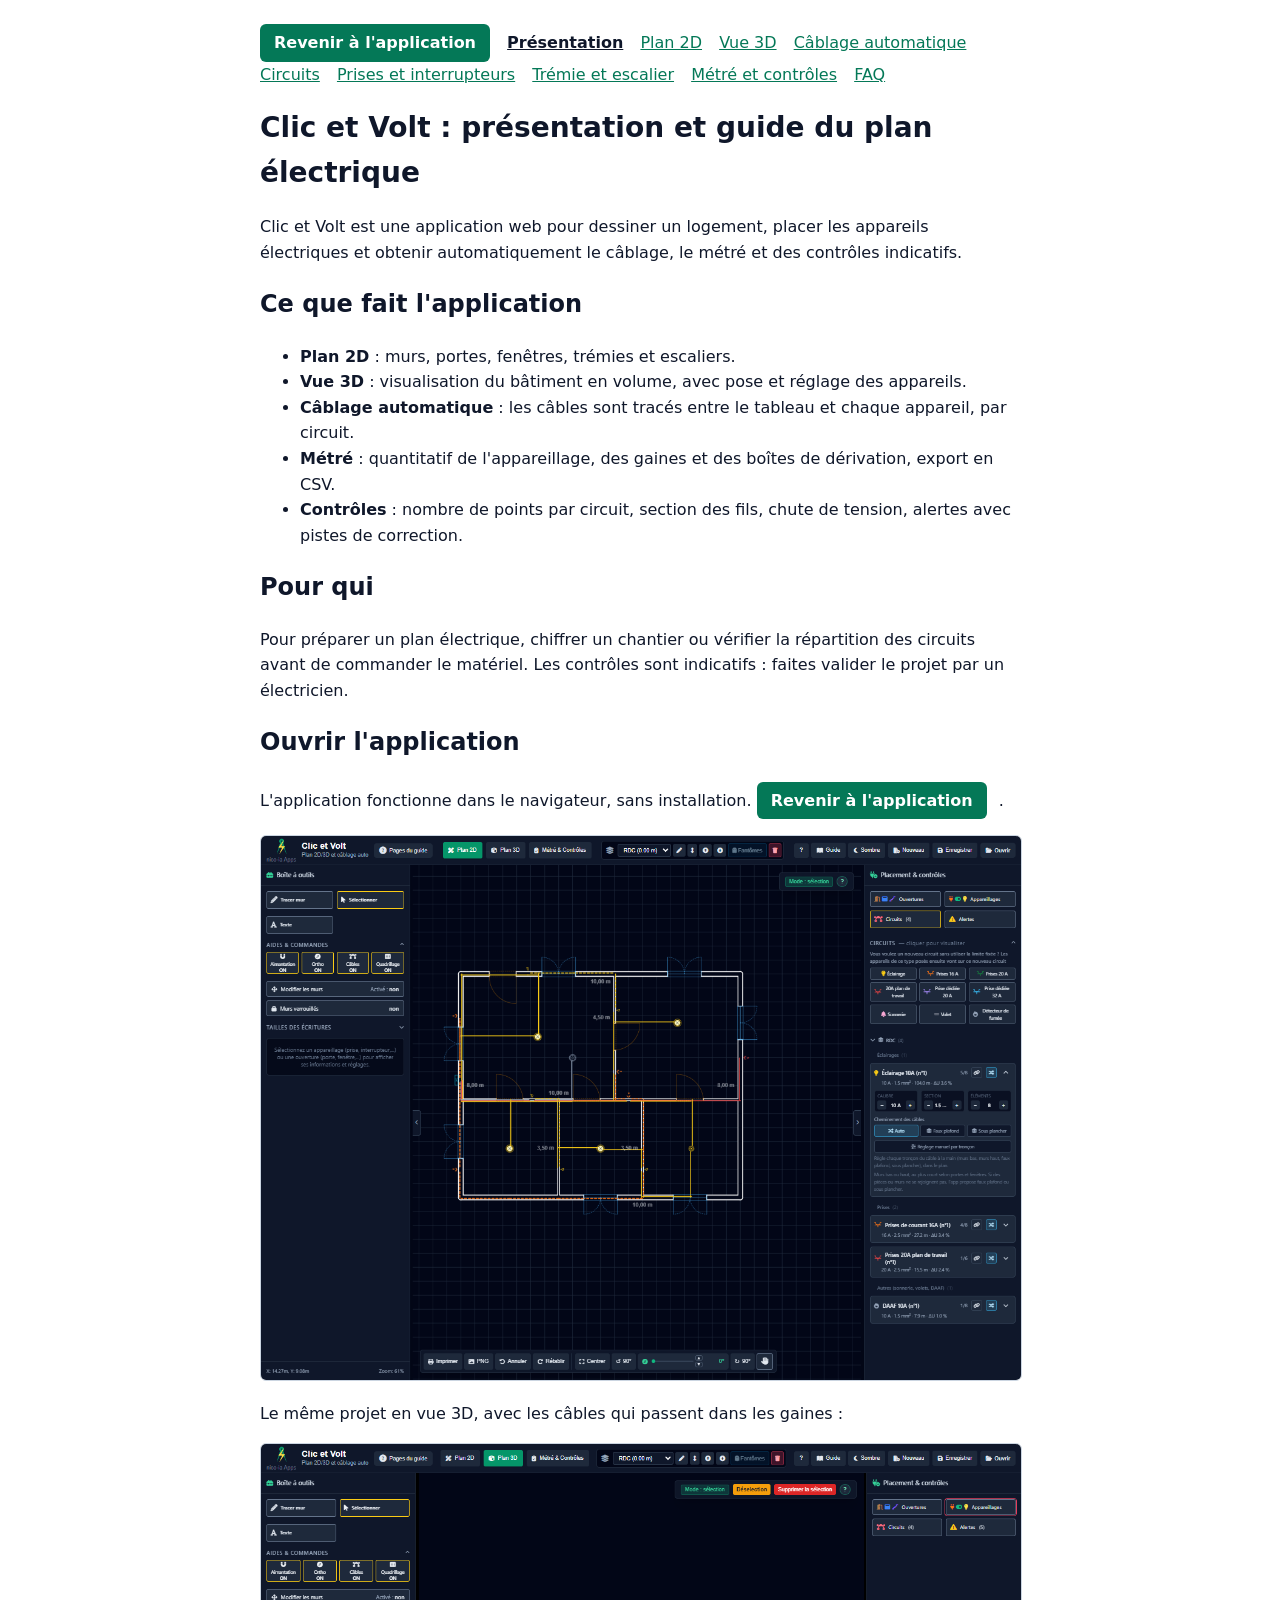
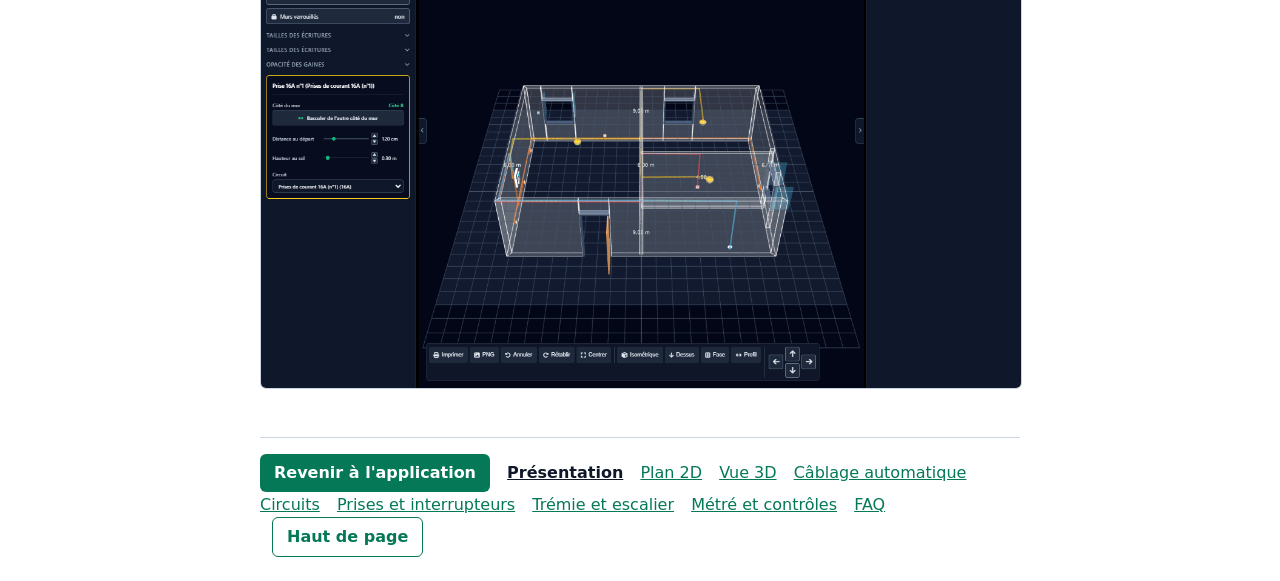
<file: presentation.html>
<!DOCTYPE html>
<html lang="fr">
<head>
  <meta charset="UTF-8">
  <link rel="icon" href="/favicon.svg" type="image/svg+xml">
  <meta name="viewport" content="width=device-width, initial-scale=1.0">
  <title>Clic et Volt : présentation et guide du plan électrique</title>
  <meta name="description" content="Présentation de Clic et Volt, l'application web qui dessine un logement en 2D et 3D et calcule le câblage, le métré et les contrôles par circuit. Pour particuliers et artisans.">
  <link rel="canonical" href="https://clic-et-volt.vercel.app/presentation">
  <meta property="og:type" content="website">
  <meta property="og:title" content="Clic et Volt : présentation et guide du plan électrique">
  <meta property="og:description" content="Présentation de Clic et Volt, l’application web qui dessine un logement en 2D et 3D et calcule le câblage, le métré et les contrôles par circuit. Pour particuliers et artisans.">
  <meta name="robots" content="index, follow">
  <style>
    body { font-family: system-ui, sans-serif; max-width: 760px; margin: 0 auto; padding: 24px; line-height: 1.6; color: #0f172a; }
    h1 { font-size: 28px; }
    a { color: #047857; }
    nav a { margin-right: 12px; }
    .btn-app { display: inline-block; margin-right: 12px; padding: 6px 14px; border-radius: 6px; background: #047857; color: #fff; text-decoration: none; font-weight: 600; }
    .btn-app:hover { background: #065f46; color: #fff; }
    nav a[aria-current="page"] { color: #0f172a; font-weight: 700; text-decoration: underline; }
    nav.bas { margin-top: 48px; padding-top: 16px; border-top: 1px solid #cbd5e1; }
    .btn-haut { display: inline-block; margin-left: 12px; padding: 6px 14px; border: 1px solid #047857; border-radius: 6px; color: #047857; text-decoration: none; font-weight: 600; }
    .guide-shot { display: block; max-width: 100%; margin: 12px 0 20px; border: 1px solid #cbd5e1; border-radius: 6px; }
  </style>
</head>
<body>
  <nav>
    <a href="/" class="btn-app">Revenir à l'application</a>
    <a href="/presentation" aria-current="page">Présentation</a>
    <a href="/guide/plan-2d">Plan 2D</a>
    <a href="/guide/vue-3d">Vue 3D</a>
    <a href="/guide/cablage-automatique">Câblage automatique</a>
    <a href="/guide/circuits">Circuits</a>
    <a href="/guide/prises-interrupteurs">Prises et interrupteurs</a>
    <a href="/guide/tremie-escalier">Trémie et escalier</a>
    <a href="/guide/metre-controles">Métré et contrôles</a>
    <a href="/guide/faq">FAQ</a>
  </nav>
  <main>
    <h1>Clic et Volt : présentation et guide du plan électrique</h1>
    <p>Clic et Volt est une application web pour dessiner un logement, placer les appareils électriques et obtenir automatiquement le câblage, le métré et des contrôles indicatifs.</p>

    <h2>Ce que fait l'application</h2>
    <ul>
      <li><strong>Plan 2D</strong> : murs, portes, fenêtres, trémies et escaliers.</li>
      <li><strong>Vue 3D</strong> : visualisation du bâtiment en volume, avec pose et réglage des appareils.</li>
      <li><strong>Câblage automatique</strong> : les câbles sont tracés entre le tableau et chaque appareil, par circuit.</li>
      <li><strong>Métré</strong> : quantitatif de l'appareillage, des gaines et des boîtes de dérivation, export en CSV.</li>
      <li><strong>Contrôles</strong> : nombre de points par circuit, section des fils, chute de tension, alertes avec pistes de correction.</li>
    </ul>

    <h2>Pour qui</h2>
    <p>Pour préparer un plan électrique, chiffrer un chantier ou vérifier la répartition des circuits avant de commander le matériel. Les contrôles sont indicatifs : faites valider le projet par un électricien.</p>

    <h2>Ouvrir l'application</h2>
    <p>L'application fonctionne dans le navigateur, sans installation. <a href="/" class="btn-app">Revenir à l'application</a>.</p>
    <img class="guide-shot" src="/guide/img/app-apercu.png" alt="Vue d'ensemble de Clic et Volt : plan 2D de la maison d'exemple, avec la barre d'outils du haut, la barre du bas et le panneau de placement à droite">
    <p>Le même projet en vue 3D, avec les câbles qui passent dans les gaines :</p>
    <img class="guide-shot" src="/guide/img/app-apercu-3d.png" alt="Vue 3D de la maison d'exemple : bâtiment en volume avec les câbles, et le panneau de gauche d'une prise sélectionnée">
  </main>

  <nav class="bas">
    <a href="/" class="btn-app">Revenir à l'application</a>
    <a href="/presentation" aria-current="page">Présentation</a>
    <a href="/guide/plan-2d">Plan 2D</a>
    <a href="/guide/vue-3d">Vue 3D</a>
    <a href="/guide/cablage-automatique">Câblage automatique</a>
    <a href="/guide/circuits">Circuits</a>
    <a href="/guide/prises-interrupteurs">Prises et interrupteurs</a>
    <a href="/guide/tremie-escalier">Trémie et escalier</a>
    <a href="/guide/metre-controles">Métré et contrôles</a>
    <a href="/guide/faq">FAQ</a>
    <a href="#" class="btn-haut">Haut de page</a>
  </nav>
<script src="/js/guide-links.js" defer></script>
</body>
</html>
</file>
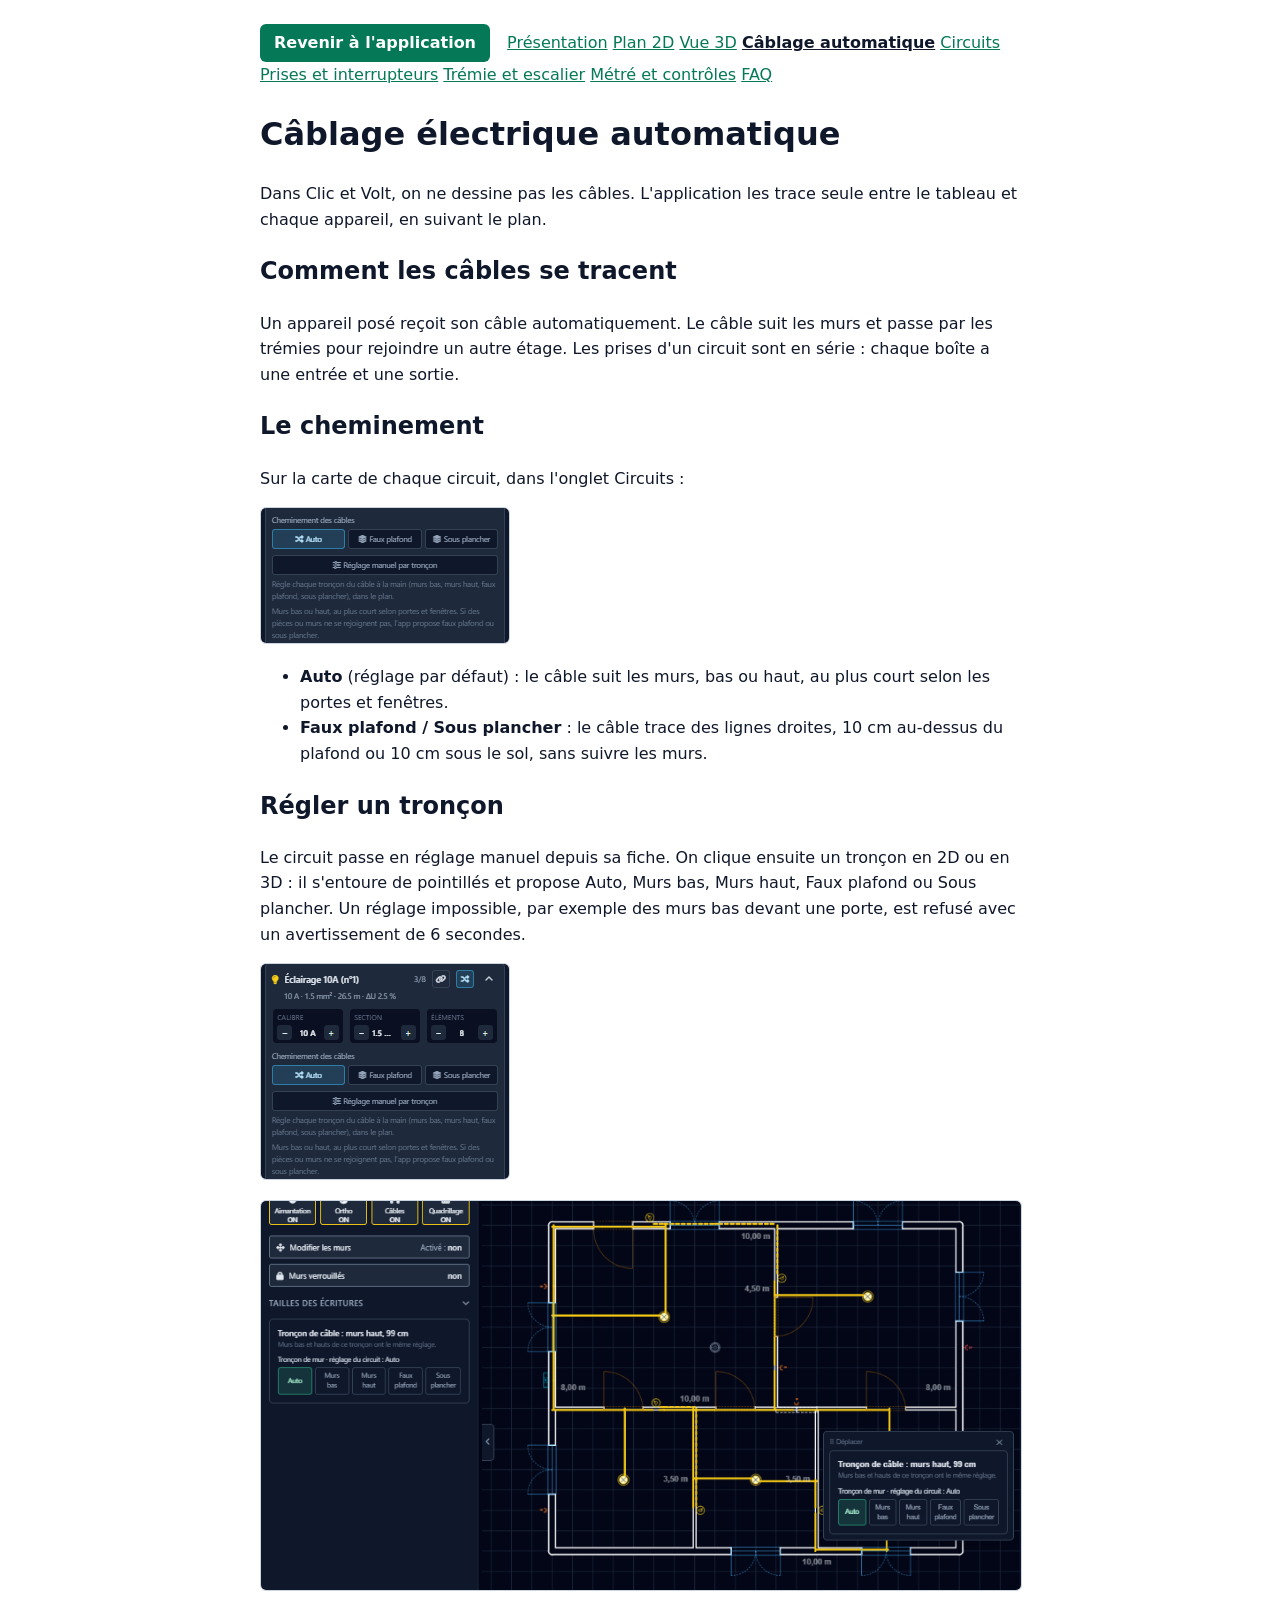
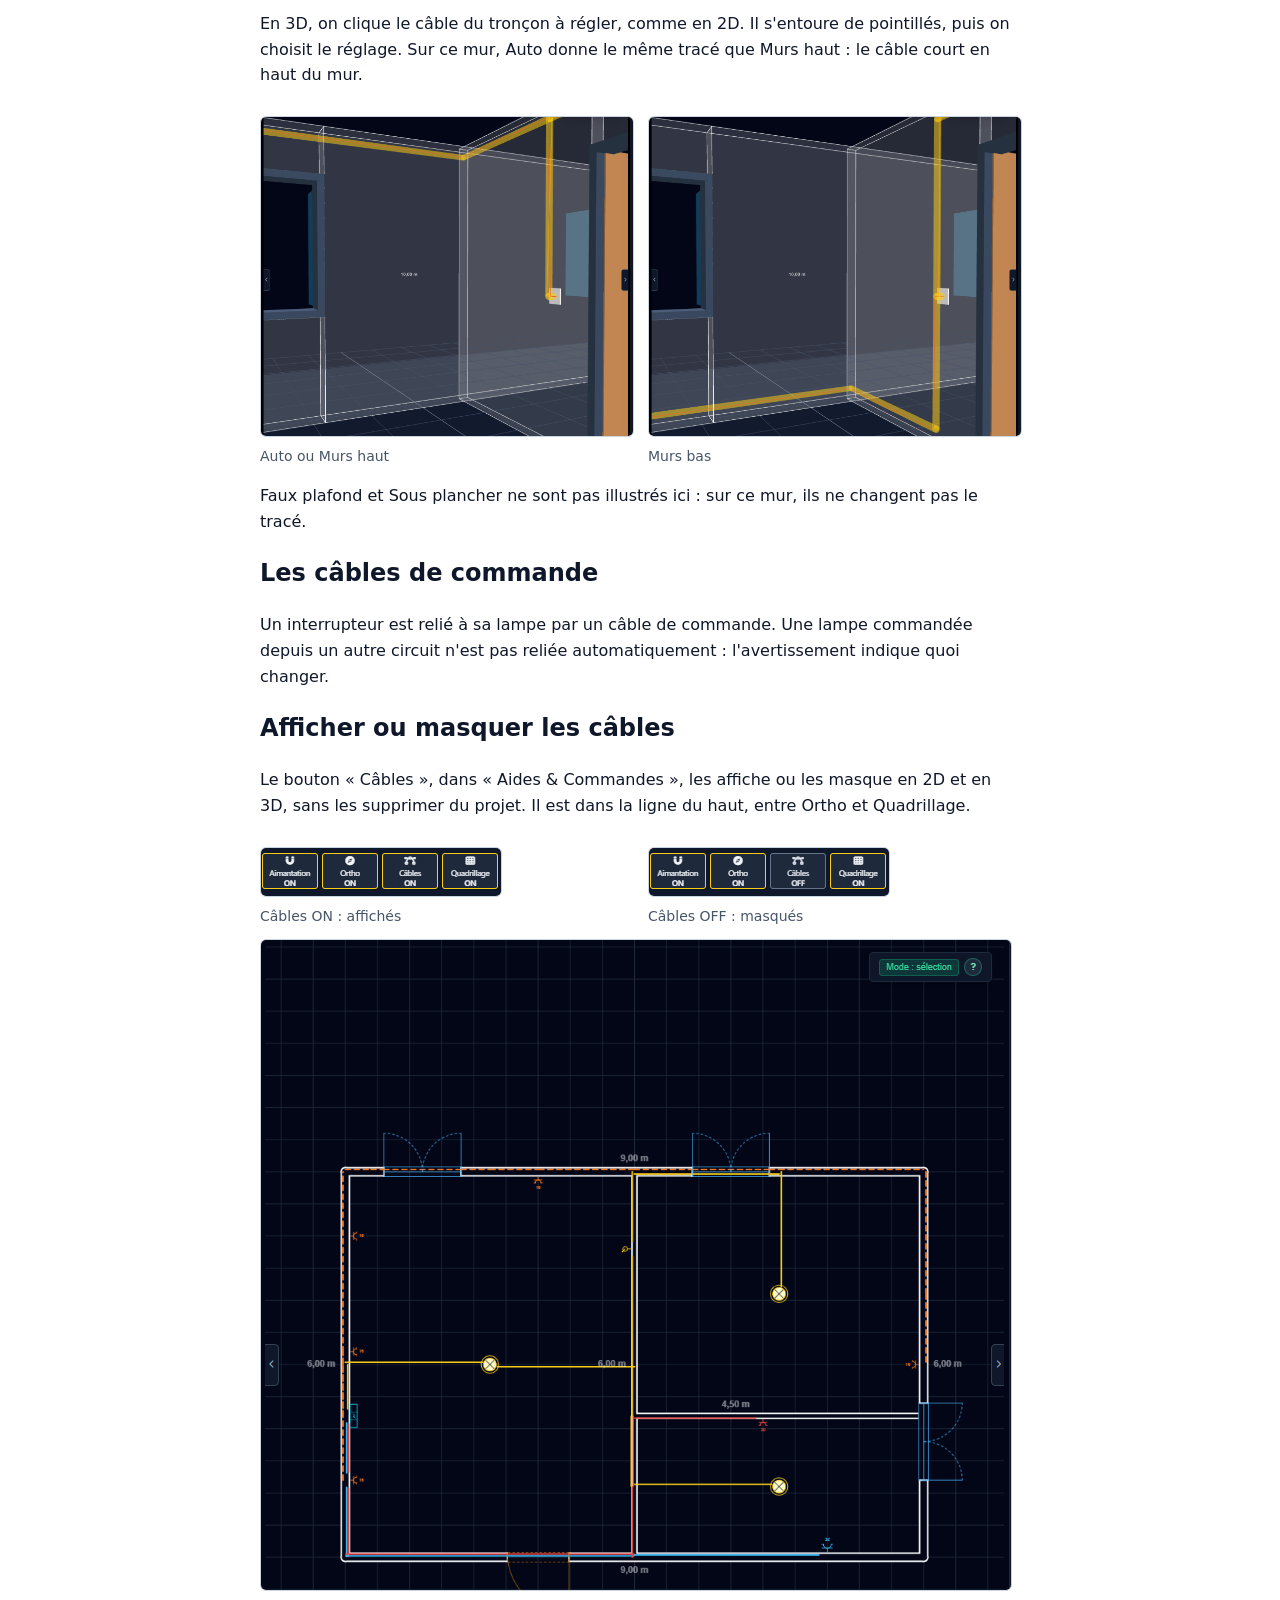
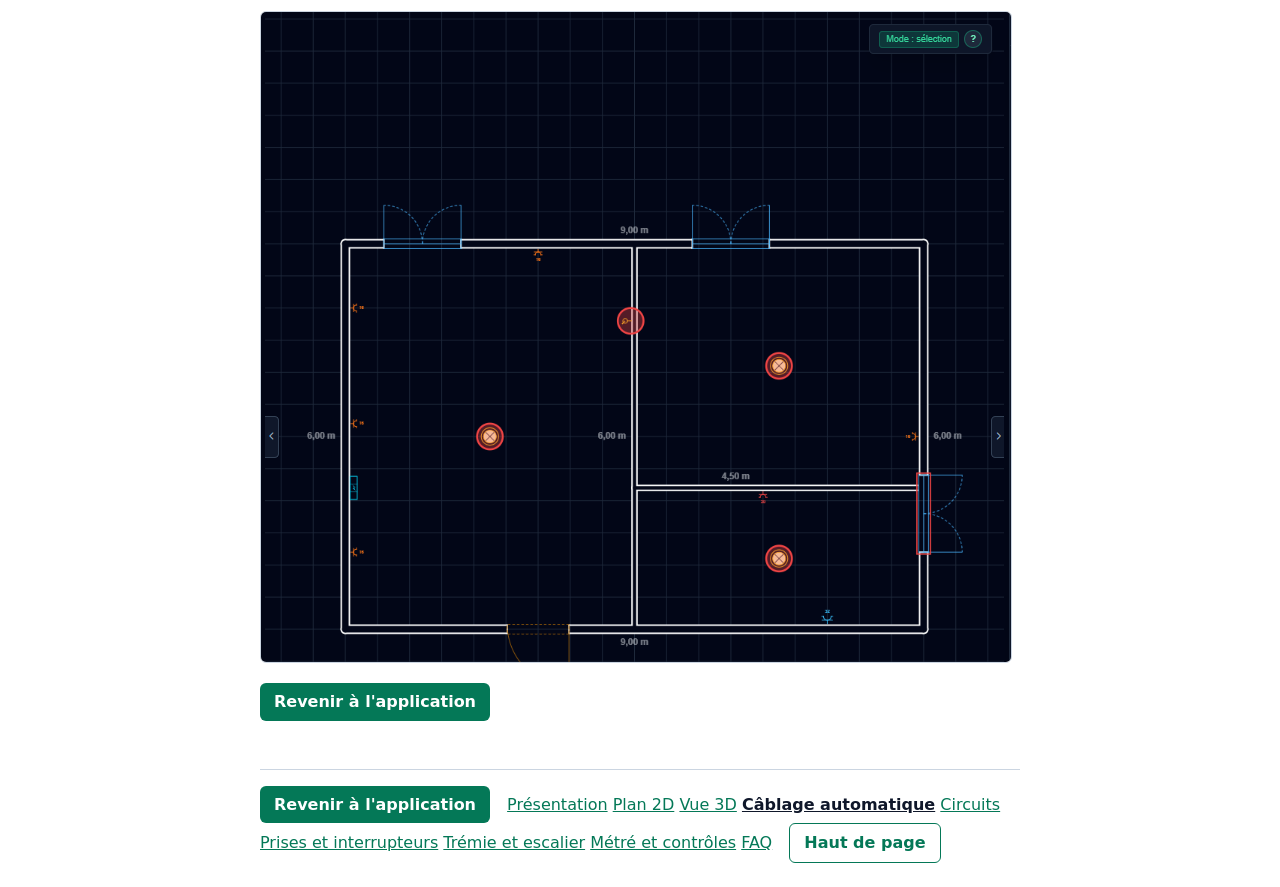
<file: guide/cablage-automatique.html>
<!DOCTYPE html>
<html lang="fr">
<head>
  <meta charset="UTF-8">
  <link rel="icon" href="/favicon.svg" type="image/svg+xml">
  <meta name="viewport" content="width=device-width, initial-scale=1.0">
  <title>Câblage électrique automatique : tracé des câbles | Clic et Volt</title>
  <meta name="description" content="Le câblage automatique de Clic et Volt : les câbles se tracent entre le tableau et chaque appareil, avec un cheminement Auto, faux plafond ou sous plancher.">
  <link rel="canonical" href="https://clic-et-volt.vercel.app/guide/cablage-automatique">
  <meta name="robots" content="index, follow">
  <style>
    body { font-family: system-ui, sans-serif; max-width: 760px; margin: 0 auto; padding: 24px; line-height: 1.6; color: #0f172a; }
    a { color: #047857; }
    .btn-app { display: inline-block; margin-right: 12px; padding: 6px 14px; border-radius: 6px; background: #047857; color: #fff; text-decoration: none; font-weight: 600; }
    .btn-app:hover { background: #065f46; color: #fff; }
    nav a[aria-current="page"] { color: #0f172a; font-weight: 700; text-decoration: underline; }
    nav.bas { margin-top: 48px; padding-top: 16px; border-top: 1px solid #cbd5e1; }
    .btn-haut { display: inline-block; margin-left: 12px; padding: 6px 14px; border: 1px solid #047857; border-radius: 6px; color: #047857; text-decoration: none; font-weight: 600; }
    .guide-shot { display: block; max-width: 100%; margin: 12px 0 20px; border: 1px solid #cbd5e1; border-radius: 6px; }
    .minis { display: flex; flex-wrap: wrap; gap: 16px; }
    .minis figure { margin: 0; flex: 1 1 280px; }
    .minis figcaption { font-size: 14px; color: #475569; margin-top: -12px; }
  </style>
</head>
<body>

  <nav>
    <a href="/" class="btn-app">Revenir à l'application</a>
    <a href="/presentation">Présentation</a>
    <a href="/guide/plan-2d">Plan 2D</a>
    <a href="/guide/vue-3d">Vue 3D</a>
    <a href="/guide/cablage-automatique" aria-current="page">Câblage automatique</a>
    <a href="/guide/circuits">Circuits</a>
    <a href="/guide/prises-interrupteurs">Prises et interrupteurs</a>
    <a href="/guide/tremie-escalier">Trémie et escalier</a>
    <a href="/guide/metre-controles">Métré et contrôles</a>
    <a href="/guide/faq">FAQ</a>
  </nav>

    <main>
    <h1>Câblage électrique automatique</h1>
    <p>Dans Clic et Volt, on ne dessine pas les câbles. L'application les trace seule entre le tableau et chaque appareil, en suivant le plan.</p>

    <h2>Comment les câbles se tracent</h2>
    <p>Un appareil posé reçoit son câble automatiquement. Le câble suit les murs et passe par les trémies pour rejoindre un autre étage. Les prises d'un circuit sont en série : chaque boîte a une entrée et une sortie.</p>

    <h2>Le cheminement</h2>
    <p>Sur la carte de chaque circuit, dans l'onglet Circuits :</p>
    <img class="guide-shot" src="/guide/img/cablage-auto-apercu.png" alt="Carte du circuit Éclairage 10 A dans l'onglet Circuits, dépliée : la ligne Cheminement des câbles propose Auto, Faux plafond et Sous plancher, avec le bouton Réglage manuel par tronçon en dessous">
    <ul>
      <li><strong>Auto</strong> (réglage par défaut) : le câble suit les murs, bas ou haut, au plus court selon les portes et fenêtres.</li>
      <li><strong>Faux plafond / Sous plancher</strong> : le câble trace des lignes droites, 10 cm au-dessus du plafond ou 10 cm sous le sol, sans suivre les murs.</li>
    </ul>

    <h2>Régler un tronçon</h2>
    <p>Le circuit passe en réglage manuel depuis sa fiche. On clique ensuite un tronçon en 2D ou en 3D : il s'entoure de pointillés et propose Auto, Murs bas, Murs haut, Faux plafond ou Sous plancher. Un réglage impossible, par exemple des murs bas devant une porte, est refusé avec un avertissement de 6 secondes.</p>
    <img class="guide-shot" src="/guide/img/cablage-auto-reglage-troncon.png" alt="Carte du circuit en réglage manuel : le bandeau indique « Actif : cliquez un tronçon » et le bouton Réglage manuel par tronçon est actif">
    <img class="guide-shot" src="/guide/img/troncon-reglage-apercu.png" alt="Tronçon de mur sélectionné dans le plan 2D : le câble est entouré de pointillés, et le panneau de gauche propose Auto, Murs bas, Murs haut, Faux plafond et Sous plancher">

    <p>En 3D, on clique le câble du tronçon à régler, comme en 2D. Il s'entoure de pointillés, puis on choisit le réglage. Sur ce mur, Auto donne le même tracé que Murs haut : le câble court en haut du mur.</p>
    <div class="minis">
      <figure>
        <img class="guide-shot" src="/guide/img/cablage-auto-troncon-3d-haut.png" alt="Vue 3D : tronçon de câble sélectionné (pointillés), réglé Auto ou Murs haut : le câble court sous le plafond du mur, puis redescend vers l'interrupteur">
        <figcaption>Auto ou Murs haut</figcaption>
      </figure>
      <figure>
        <img class="guide-shot" src="/guide/img/cablage-auto-troncon-3d-bas.png" alt="Vue 3D : même tronçon réglé Murs bas : le câble longe le bas du mur au niveau du sol, puis remonte vers l'interrupteur">
        <figcaption>Murs bas</figcaption>
      </figure>
    </div>
    <p>Faux plafond et Sous plancher ne sont pas illustrés ici : sur ce mur, ils ne changent pas le tracé.</p>


    <h2>Les câbles de commande</h2>
    <p>Un interrupteur est relié à sa lampe par un câble de commande. Une lampe commandée depuis un autre circuit n'est pas reliée automatiquement : l'avertissement indique quoi changer.</p>

    <h2>Afficher ou masquer les câbles</h2>
    <p>Le bouton « Câbles », dans « Aides & Commandes », les affiche ou les masque en 2D et en 3D, sans les supprimer du projet. Il est dans la ligne du haut, entre Ortho et Quadrillage.</p>
    <div class="minis">
      <figure>
        <img class="guide-shot" src="/guide/img/cablage-auto-cables-bouton-on.png" alt="Bouton Câbles en ON dans la ligne Aides & Commandes, entre Ortho et Quadrillage">
        <figcaption>Câbles ON : affichés</figcaption>
      </figure>
      <figure>
        <img class="guide-shot" src="/guide/img/cablage-auto-cables-bouton-off.png" alt="Bouton Câbles en OFF dans la ligne Aides & Commandes : les câbles sont masqués">
        <figcaption>Câbles OFF : masqués</figcaption>
      </figure>
    </div>
    <img class="guide-shot" src="/guide/img/cables-2d-actifs.png" alt="Plan 2D avec le bouton Câbles en ON : les câbles colorés relient le tableau et les appareils">
    <img class="guide-shot" src="/guide/img/cables-2d-masques.png" alt="Même plan 2D avec le bouton Câbles en OFF : les câbles sont masqués, les appareils restent visibles">

    <p><a href="/" class="btn-app">Revenir à l'application</a></p>
  </main>

  <nav class="bas">
    <a href="/" class="btn-app">Revenir à l'application</a>
    <a href="/presentation">Présentation</a>
    <a href="/guide/plan-2d">Plan 2D</a>
    <a href="/guide/vue-3d">Vue 3D</a>
    <a href="/guide/cablage-automatique" aria-current="page">Câblage automatique</a>
    <a href="/guide/circuits">Circuits</a>
    <a href="/guide/prises-interrupteurs">Prises et interrupteurs</a>
    <a href="/guide/tremie-escalier">Trémie et escalier</a>
    <a href="/guide/metre-controles">Métré et contrôles</a>
    <a href="/guide/faq">FAQ</a>
    <a href="#" class="btn-haut">Haut de page</a>
  </nav>
<script src="/js/guide-links.js" defer></script>
</body>
</html>
</file>
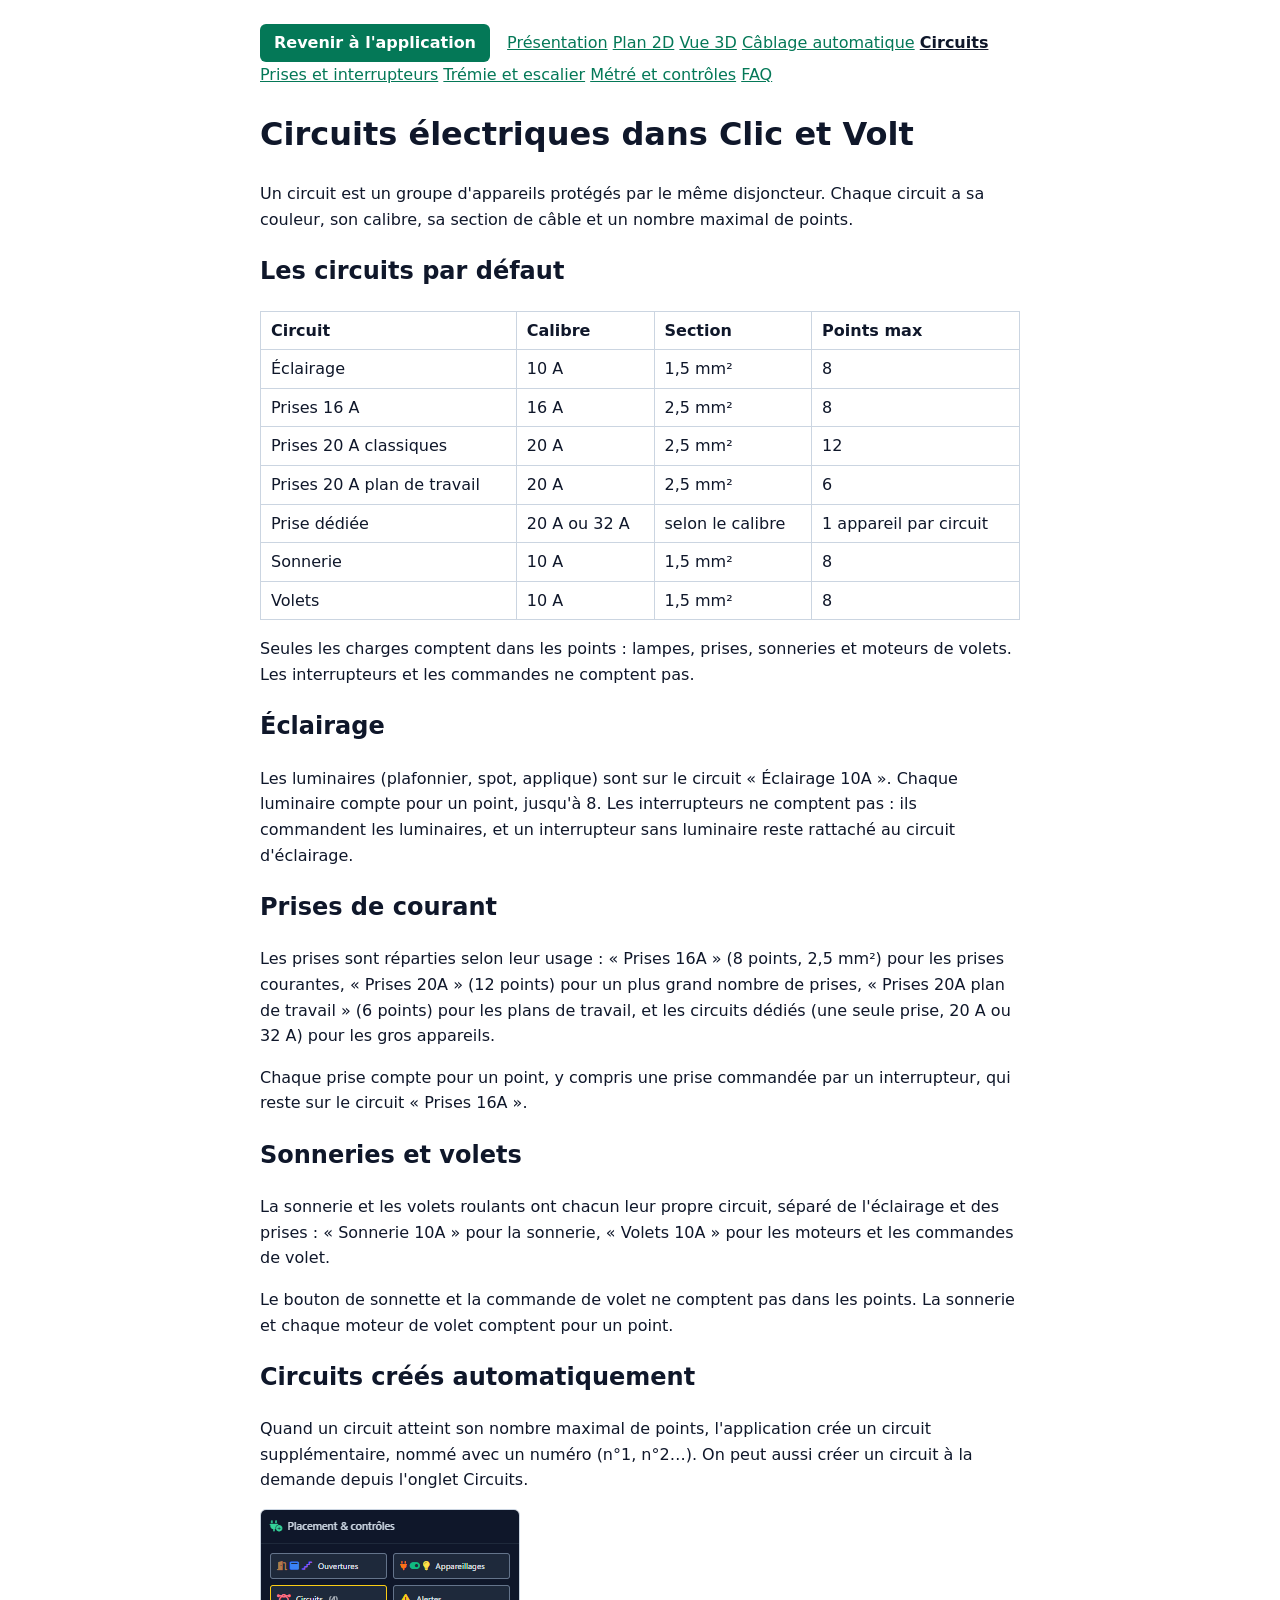
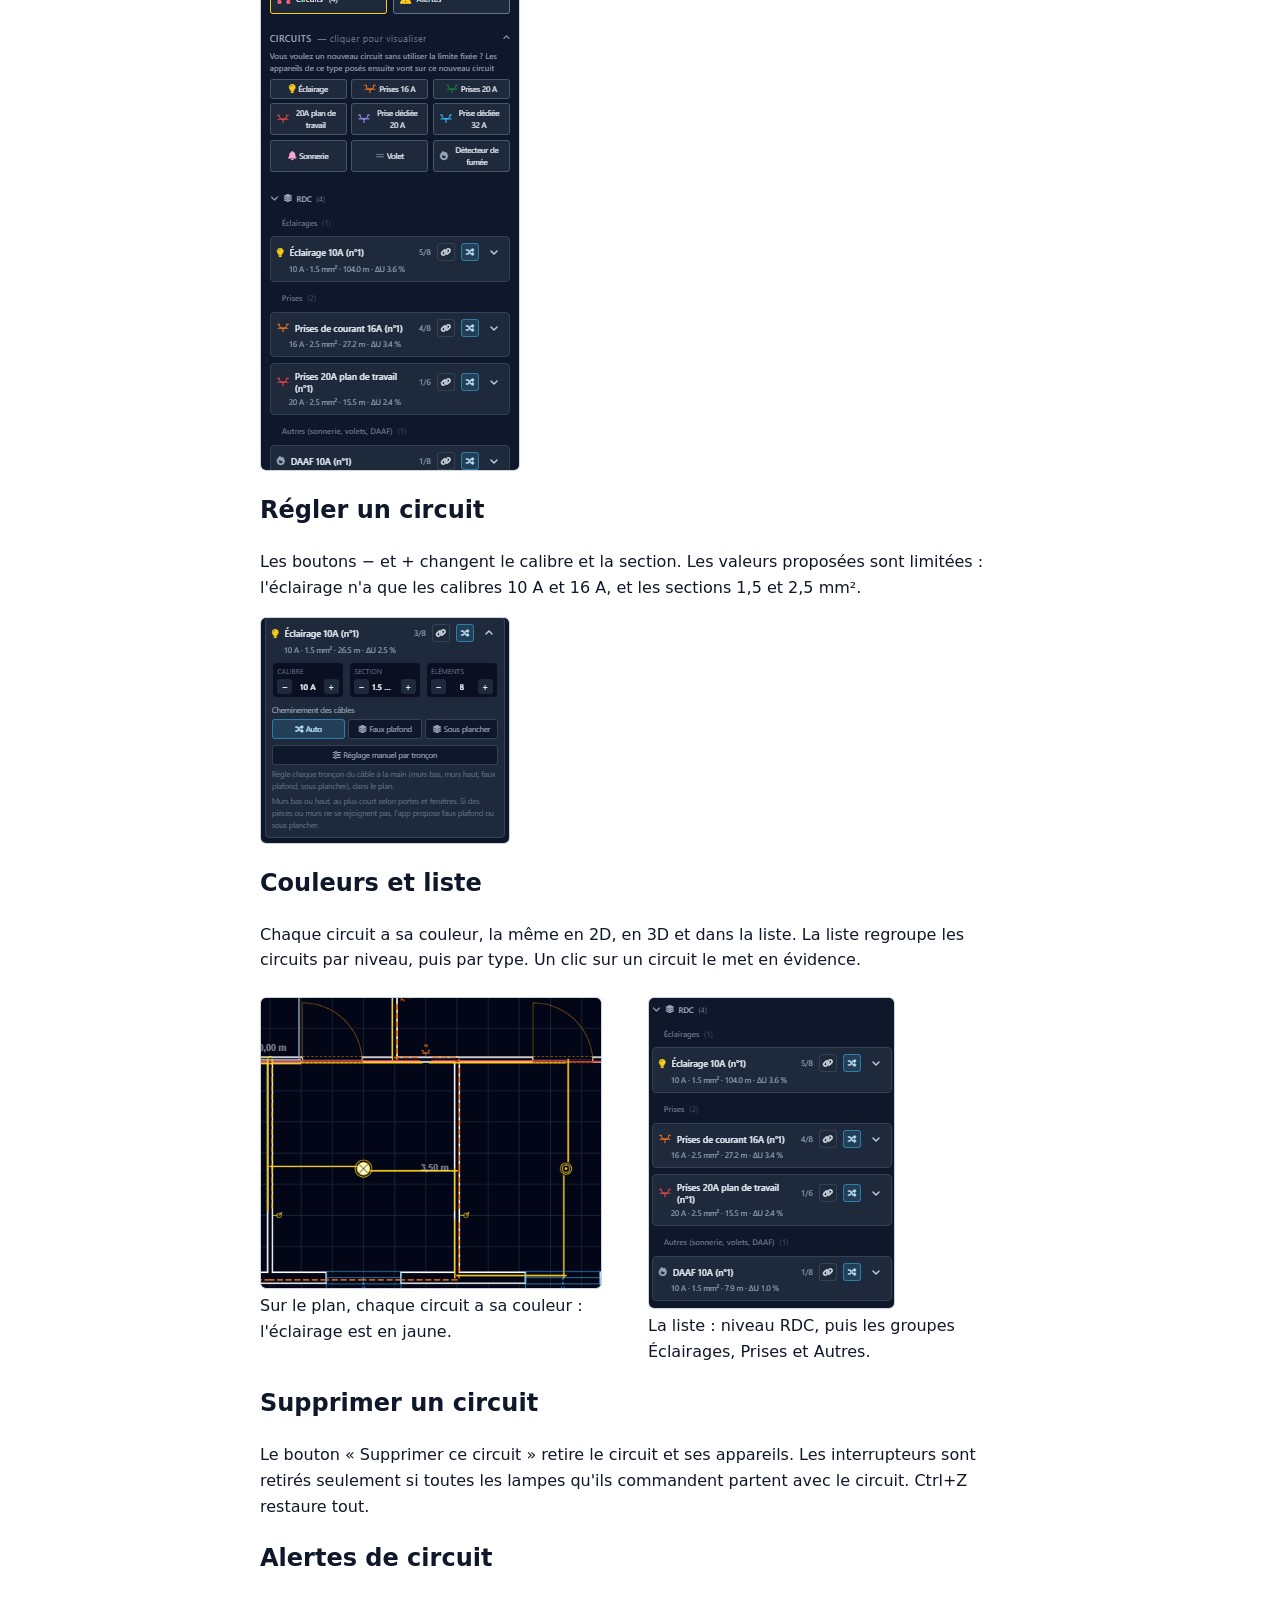
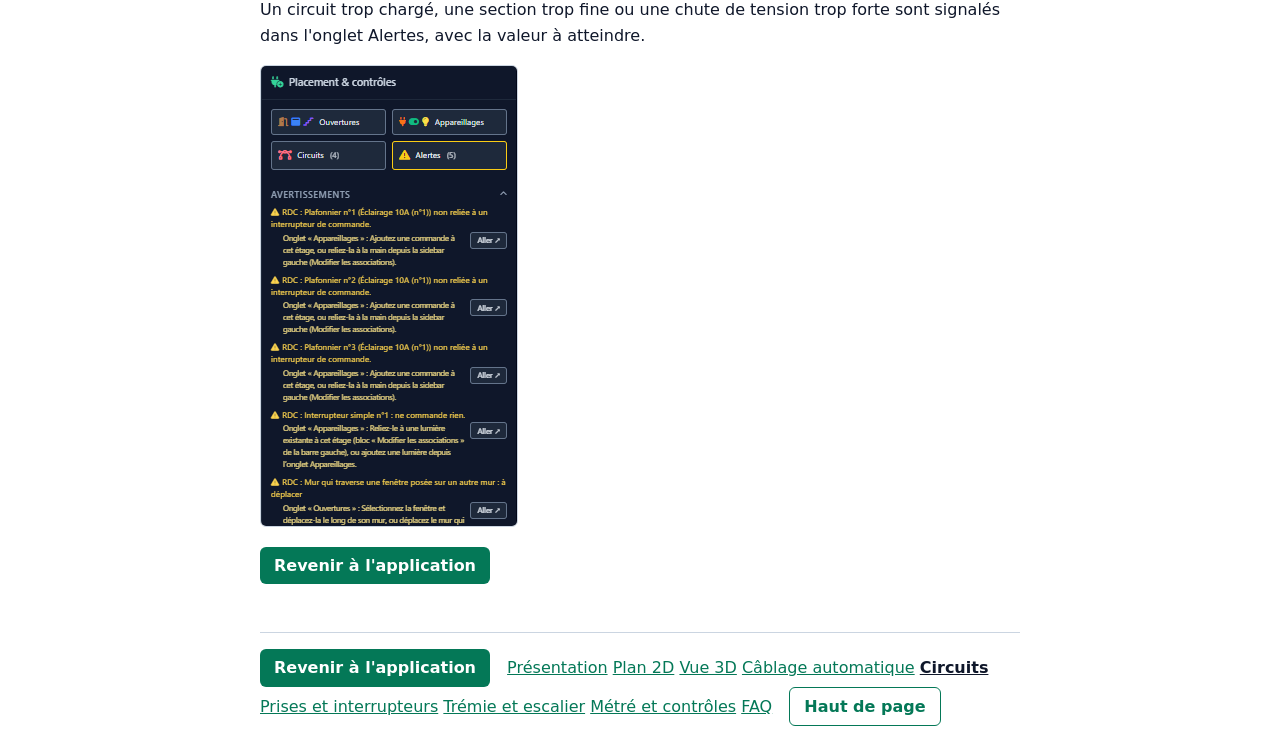
<file: guide/circuits.html>
<!DOCTYPE html>
<html lang="fr">
<head>
  <meta charset="UTF-8">
  <link rel="icon" href="/favicon.svg" type="image/svg+xml">
  <meta name="viewport" content="width=device-width, initial-scale=1.0">
  <title>Circuits électriques : calibres, sections et points | Clic et Volt</title>
  <meta name="description" content="Les circuits dans Clic et Volt : couleurs, calibres, sections de câble, nombre maximal de points et circuits créés automatiquement.">
  <link rel="canonical" href="https://clic-et-volt.vercel.app/guide/circuits">
  <meta name="robots" content="index, follow">
  <style>
    body { font-family: system-ui, sans-serif; max-width: 760px; margin: 0 auto; padding: 24px; line-height: 1.6; color: #0f172a; }
    table { border-collapse: collapse; width: 100%; }
    th, td { border: 1px solid #cbd5e1; padding: 6px 10px; text-align: left; }
    a { color: #047857; }
    .btn-app { display: inline-block; margin-right: 12px; padding: 6px 14px; border-radius: 6px; background: #047857; color: #fff; text-decoration: none; font-weight: 600; }
    .btn-app:hover { background: #065f46; color: #fff; }
    nav a[aria-current="page"] { color: #0f172a; font-weight: 700; text-decoration: underline; }
    nav.bas { margin-top: 48px; padding-top: 16px; border-top: 1px solid #cbd5e1; }
    .btn-haut { display: inline-block; margin-left: 12px; padding: 6px 14px; border: 1px solid #047857; border-radius: 6px; color: #047857; text-decoration: none; font-weight: 600; }
    .guide-shot { display: block; max-width: 100%; margin: 12px 0 20px; border: 1px solid #cbd5e1; border-radius: 6px; }
    .minis { display: flex; flex-wrap: wrap; gap: 16px; align-items: flex-start; }
    .minis figure { margin: 0; flex: 1 1 240px; }
    .minis .guide-shot { margin: 8px 0 4px; }
  </style>
</head>
<body>

  <nav>
    <a href="/" class="btn-app">Revenir à l'application</a>
    <a href="/presentation">Présentation</a>
    <a href="/guide/plan-2d">Plan 2D</a>
    <a href="/guide/vue-3d">Vue 3D</a>
    <a href="/guide/cablage-automatique">Câblage automatique</a>
    <a href="/guide/circuits" aria-current="page">Circuits</a>
    <a href="/guide/prises-interrupteurs">Prises et interrupteurs</a>
    <a href="/guide/tremie-escalier">Trémie et escalier</a>
    <a href="/guide/metre-controles">Métré et contrôles</a>
    <a href="/guide/faq">FAQ</a>
  </nav>

  <main>
    <h1>Circuits électriques dans Clic et Volt</h1>
    <p>Un circuit est un groupe d'appareils protégés par le même disjoncteur. Chaque circuit a sa couleur, son calibre, sa section de câble et un nombre maximal de points.</p>

    <h2>Les circuits par défaut</h2>
    <table>
      <tr><th>Circuit</th><th>Calibre</th><th>Section</th><th>Points max</th></tr>
      <tr><td>Éclairage</td><td>10 A</td><td>1,5 mm²</td><td>8</td></tr>
      <tr><td>Prises 16 A</td><td>16 A</td><td>2,5 mm²</td><td>8</td></tr>
      <tr><td>Prises 20 A classiques</td><td>20 A</td><td>2,5 mm²</td><td>12</td></tr>
      <tr><td>Prises 20 A plan de travail</td><td>20 A</td><td>2,5 mm²</td><td>6</td></tr>
      <tr><td>Prise dédiée</td><td>20 A ou 32 A</td><td>selon le calibre</td><td>1 appareil par circuit</td></tr>
      <tr><td>Sonnerie</td><td>10 A</td><td>1,5 mm²</td><td>8</td></tr>
      <tr><td>Volets</td><td>10 A</td><td>1,5 mm²</td><td>8</td></tr>
    </table>
    <p>Seules les charges comptent dans les points : lampes, prises, sonneries et moteurs de volets. Les interrupteurs et les commandes ne comptent pas.</p>

    <h2>Éclairage</h2>
    <p>Les luminaires (plafonnier, spot, applique) sont sur le circuit « Éclairage 10A ». Chaque luminaire compte pour un point, jusqu'à 8. Les interrupteurs ne comptent pas : ils commandent les luminaires, et un interrupteur sans luminaire reste rattaché au circuit d'éclairage.</p>

    <h2>Prises de courant</h2>
    <p>Les prises sont réparties selon leur usage : « Prises 16A » (8 points, 2,5 mm²) pour les prises courantes, « Prises 20A » (12 points) pour un plus grand nombre de prises, « Prises 20A plan de travail » (6 points) pour les plans de travail, et les circuits dédiés (une seule prise, 20 A ou 32 A) pour les gros appareils.</p>
    <p>Chaque prise compte pour un point, y compris une prise commandée par un interrupteur, qui reste sur le circuit « Prises 16A ».</p>

    <h2>Sonneries et volets</h2>
    <p>La sonnerie et les volets roulants ont chacun leur propre circuit, séparé de l'éclairage et des prises : « Sonnerie 10A » pour la sonnerie, « Volets 10A » pour les moteurs et les commandes de volet.</p>
    <p>Le bouton de sonnette et la commande de volet ne comptent pas dans les points. La sonnerie et chaque moteur de volet comptent pour un point.</p>

    <h2>Circuits créés automatiquement</h2>
    <p>Quand un circuit atteint son nombre maximal de points, l'application crée un circuit supplémentaire, nommé avec un numéro (n°1, n°2…). On peut aussi créer un circuit à la demande depuis l'onglet Circuits.</p>
    <img class="guide-shot" src="/guide/img/circuits-liste-2d.png" alt="Onglet Circuits de la barre de droite : la grille des circuits à créer (Éclairage, Prises 16 A, Prises 20 A, Sonnerie, Volet, Détecteur de fumée…) et la liste des circuits du RDC en dessous">

    <h2>Régler un circuit</h2>
    <p>Les boutons − et + changent le calibre et la section. Les valeurs proposées sont limitées : l'éclairage n'a que les calibres 10 A et 16 A, et les sections 1,5 et 2,5 mm².</p>
    <img class="guide-shot" src="/guide/img/circuits-carte-eclairage.png" alt="Carte du circuit Éclairage 10 A dépliée : boutons − et + du calibre (10 A) et de la section (1,5 mm²), nombre d'éléments, et réglage du cheminement des câbles">

    <h2>Couleurs et liste</h2>
    <p>Chaque circuit a sa couleur, la même en 2D, en 3D et dans la liste. La liste regroupe les circuits par niveau, puis par type. Un clic sur un circuit le met en évidence.</p>
    <div class="minis">
      <figure>
        <img class="guide-shot" src="/guide/img/circuits-couleurs-plan.png" alt="Plan 2D : le câble de l'éclairage est jaune, avec le symbole des luminaires">
        <figcaption>Sur le plan, chaque circuit a sa couleur : l'éclairage est en jaune.</figcaption>
      </figure>
      <figure>
        <img class="guide-shot" src="/guide/img/circuits-liste-groupes.png" alt="Liste des circuits : groupe RDC, puis sous-groupes Éclairages, Prises et Autres, avec les couleurs de chaque circuit">
        <figcaption>La liste : niveau RDC, puis les groupes Éclairages, Prises et Autres.</figcaption>
      </figure>
    </div>

    <h2>Supprimer un circuit</h2>
    <p>Le bouton « Supprimer ce circuit » retire le circuit et ses appareils. Les interrupteurs sont retirés seulement si toutes les lampes qu'ils commandent partent avec le circuit. Ctrl+Z restaure tout.</p>

    <h2>Alertes de circuit</h2>
    <p>Un circuit trop chargé, une section trop fine ou une chute de tension trop forte sont signalés dans l'onglet Alertes, avec la valeur à atteindre.</p>
    <img class="guide-shot" src="/guide/img/alertes-onglet.png" alt="Onglet Alertes de la barre de droite : liste d'avertissements, par exemple des plafonniers non reliés à un interrupteur de commande, avec un bouton Aller pour chacun">

    <p><a href="/" class="btn-app">Revenir à l'application</a></p>
  </main>

  <nav class="bas">
    <a href="/" class="btn-app">Revenir à l'application</a>
    <a href="/presentation">Présentation</a>
    <a href="/guide/plan-2d">Plan 2D</a>
    <a href="/guide/vue-3d">Vue 3D</a>
    <a href="/guide/cablage-automatique">Câblage automatique</a>
    <a href="/guide/circuits" aria-current="page">Circuits</a>
    <a href="/guide/prises-interrupteurs">Prises et interrupteurs</a>
    <a href="/guide/tremie-escalier">Trémie et escalier</a>
    <a href="/guide/metre-controles">Métré et contrôles</a>
    <a href="/guide/faq">FAQ</a>
    <a href="#" class="btn-haut">Haut de page</a>
  </nav>
<script src="/js/guide-links.js" defer></script>
</body>
</html>
</file>
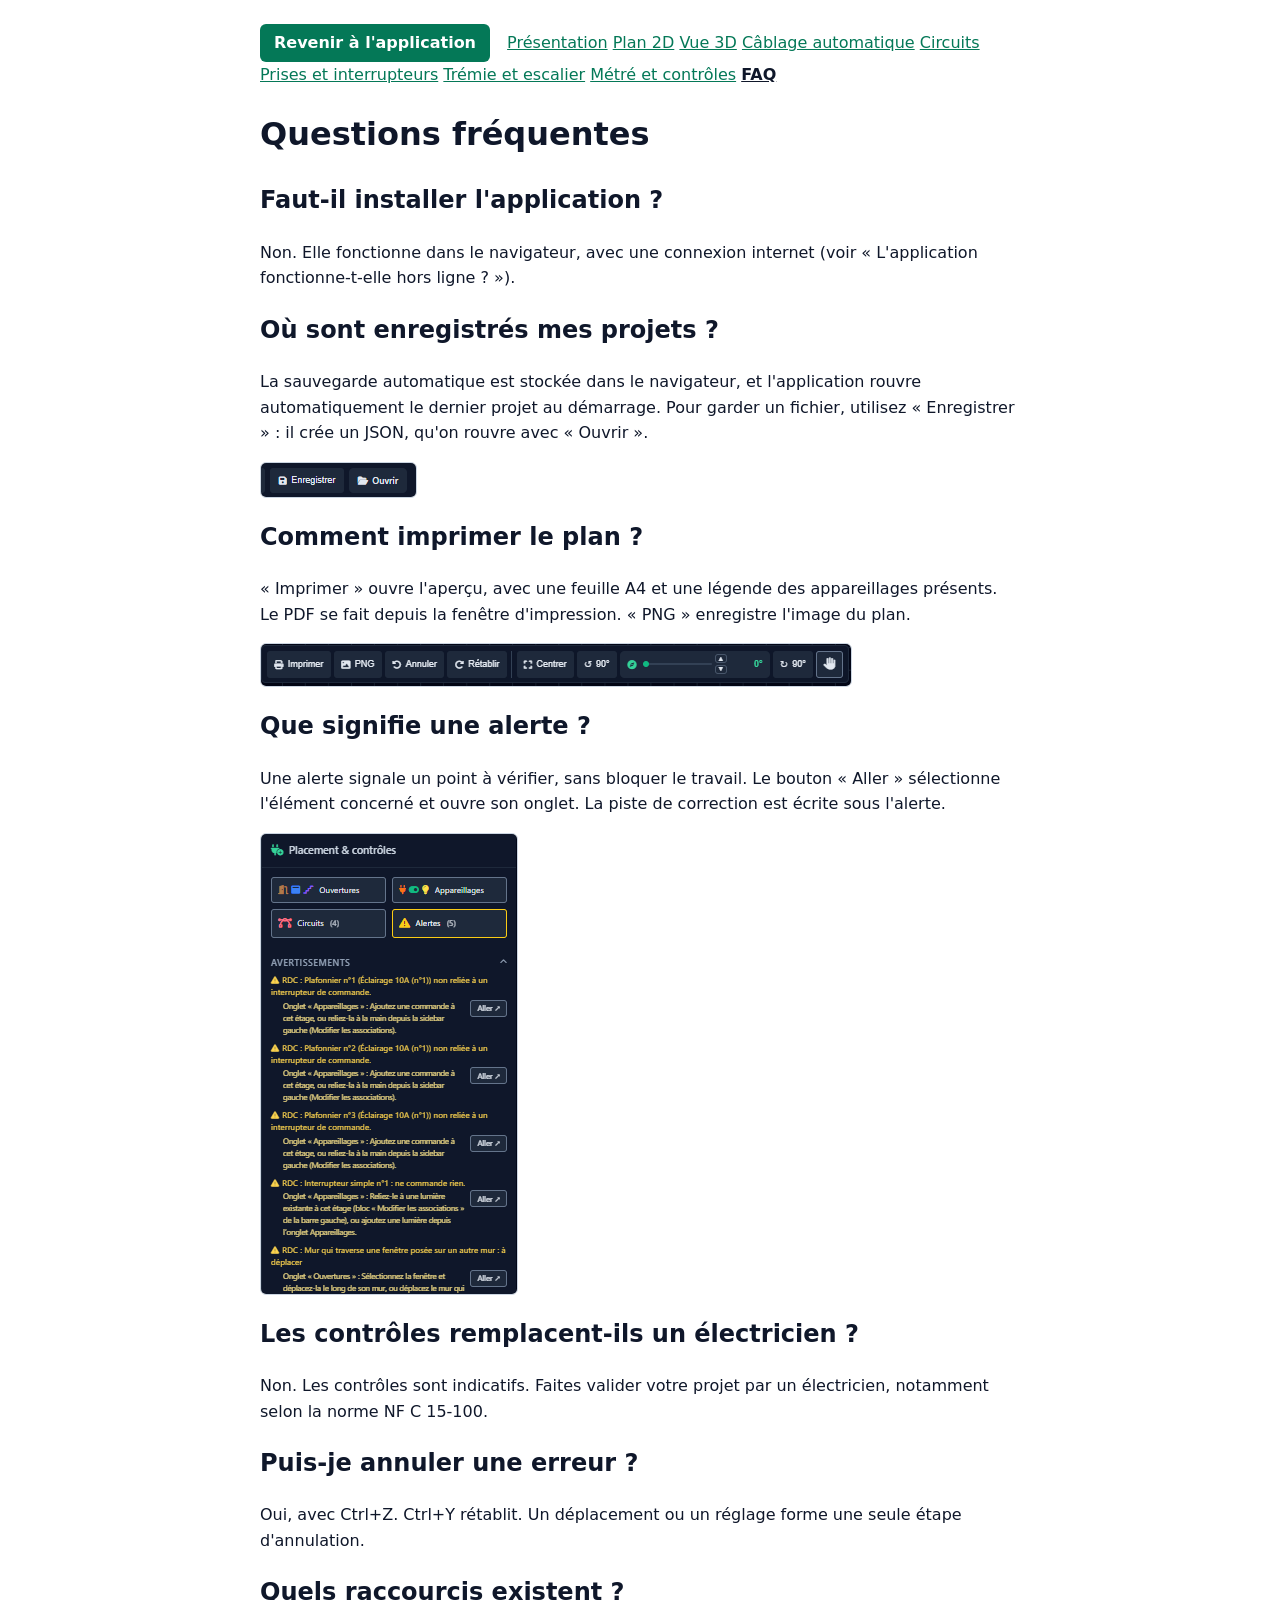
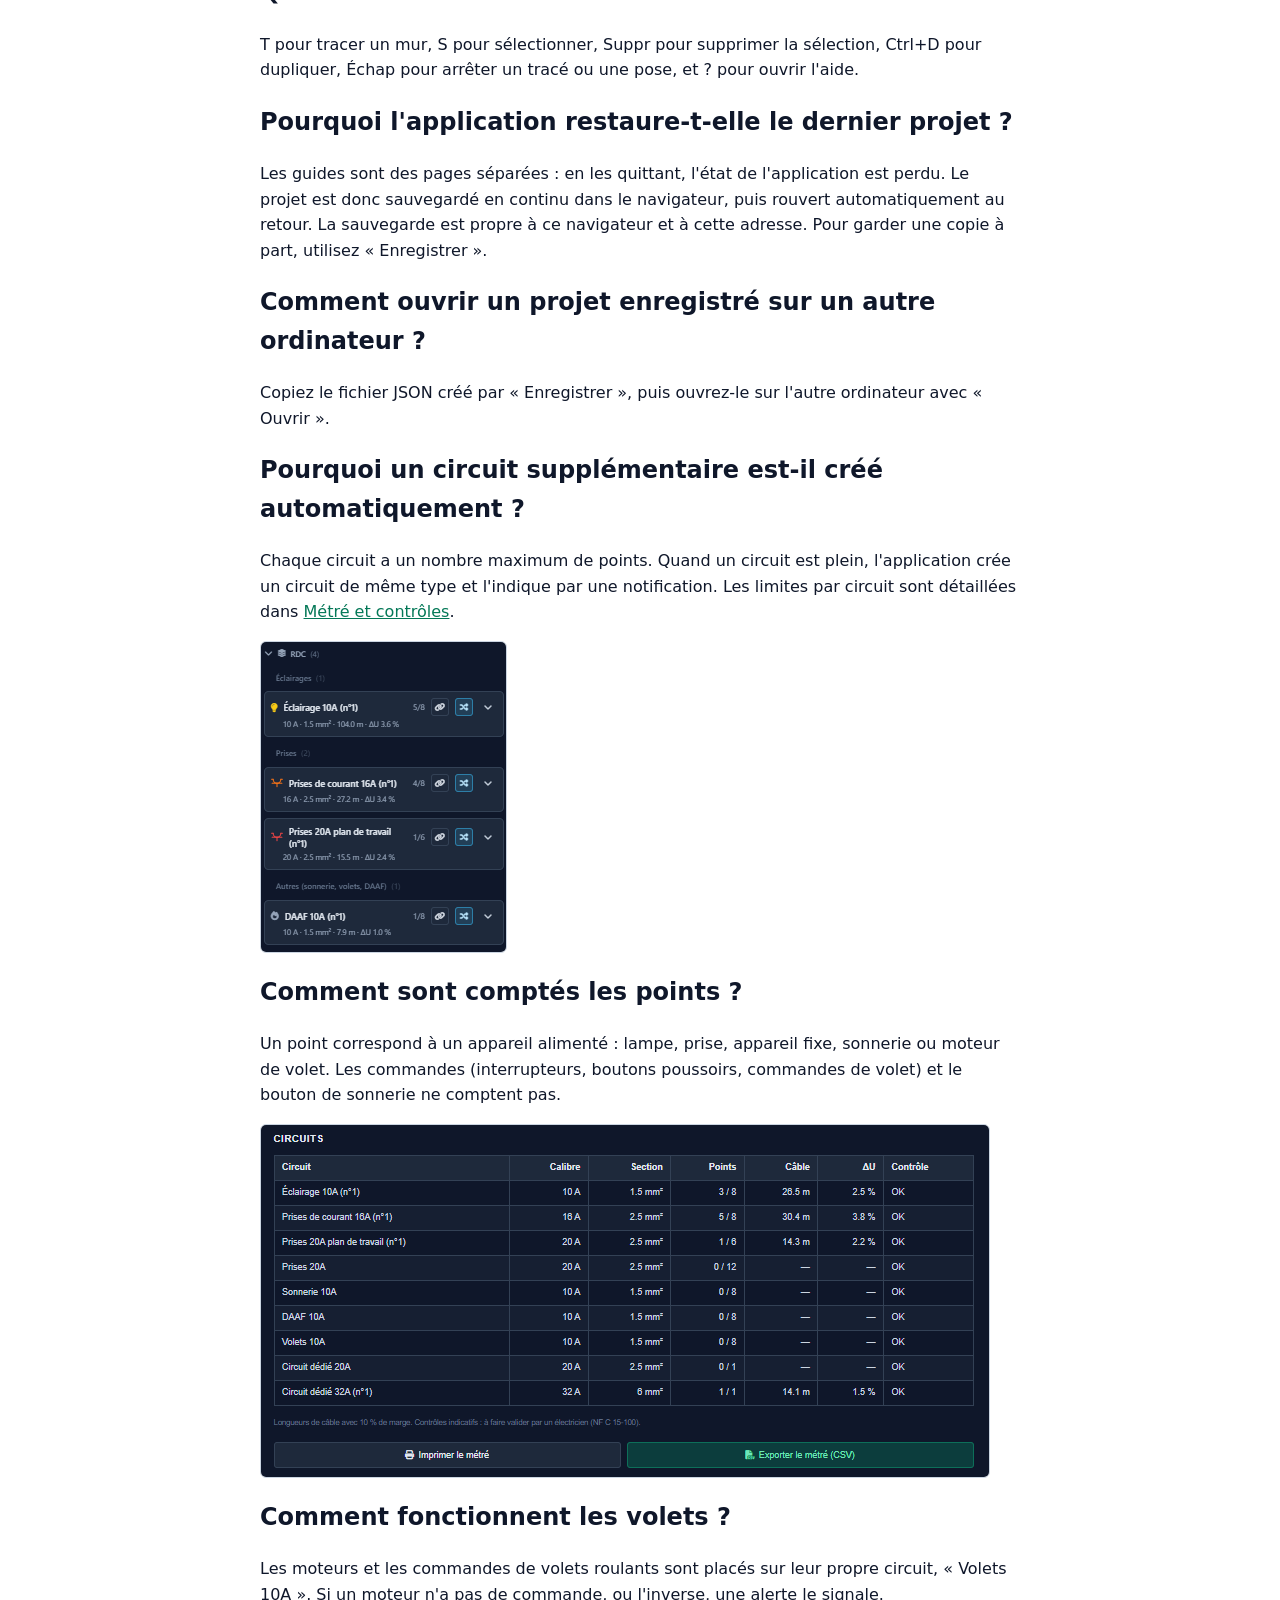
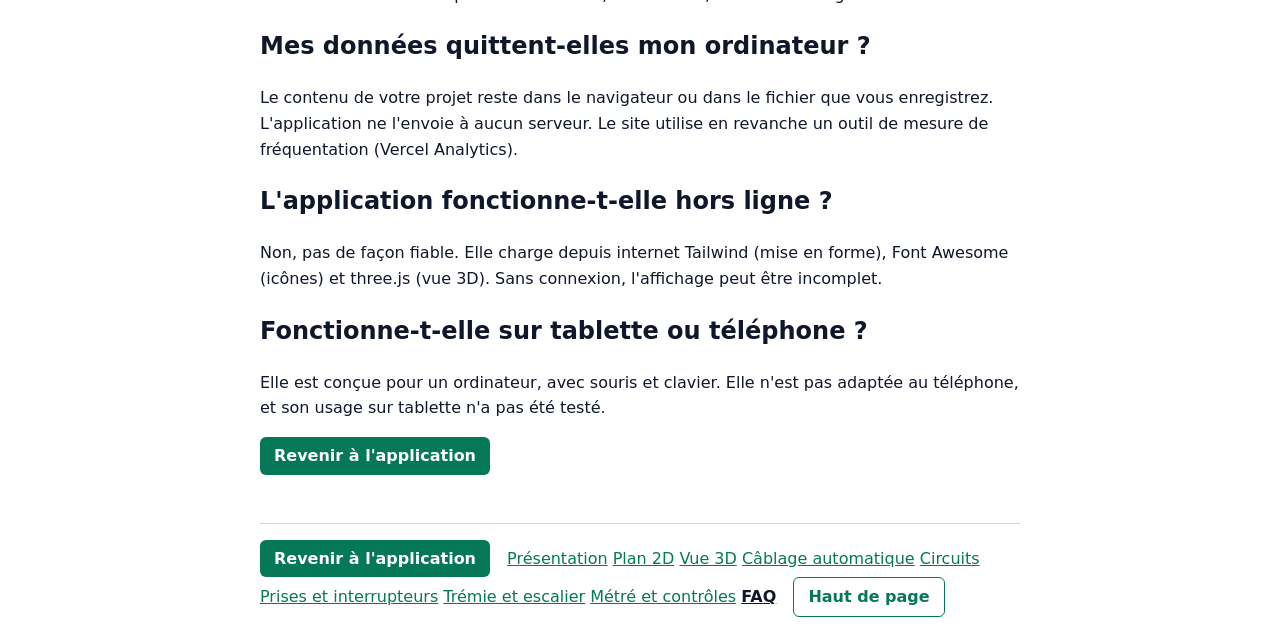
<file: guide/faq.html>
<!DOCTYPE html>
<html lang="fr">
<head>
  <meta charset="UTF-8">
  <link rel="icon" href="/favicon.svg" type="image/svg+xml">
  <meta name="viewport" content="width=device-width, initial-scale=1.0">
  <title>Questions fréquentes sur Clic et Volt | Clic et Volt</title>
  <meta name="description" content="Questions fréquentes sur Clic et Volt : fonctionnement, enregistrement du projet, impression, alertes et données stockées.">
  <link rel="canonical" href="https://clic-et-volt.vercel.app/guide/faq">
  <meta name="robots" content="index, follow">
  <style>
    body { font-family: system-ui, sans-serif; max-width: 760px; margin: 0 auto; padding: 24px; line-height: 1.6; color: #0f172a; }
    a { color: #047857; }
    .btn-app { display: inline-block; margin-right: 12px; padding: 6px 14px; border-radius: 6px; background: #047857; color: #fff; text-decoration: none; font-weight: 600; }
    .btn-app:hover { background: #065f46; color: #fff; }
    nav a[aria-current="page"] { color: #0f172a; font-weight: 700; text-decoration: underline; }
    nav.bas { margin-top: 48px; padding-top: 16px; border-top: 1px solid #cbd5e1; }
    .btn-haut { display: inline-block; margin-left: 12px; padding: 6px 14px; border: 1px solid #047857; border-radius: 6px; color: #047857; text-decoration: none; font-weight: 600; }
    .guide-shot { display: block; max-width: 100%; margin: 12px 0 20px; border: 1px solid #cbd5e1; border-radius: 6px; }
  </style>
</head>
<body>

  <nav>
    <a href="/" class="btn-app">Revenir à l'application</a>
    <a href="/presentation">Présentation</a>
    <a href="/guide/plan-2d">Plan 2D</a>
    <a href="/guide/vue-3d">Vue 3D</a>
    <a href="/guide/cablage-automatique">Câblage automatique</a>
    <a href="/guide/circuits">Circuits</a>
    <a href="/guide/prises-interrupteurs">Prises et interrupteurs</a>
    <a href="/guide/tremie-escalier">Trémie et escalier</a>
    <a href="/guide/metre-controles">Métré et contrôles</a>
    <a href="/guide/faq" aria-current="page">FAQ</a>
  </nav>

  <main>
    <h1>Questions fréquentes</h1>

    <h2>Faut-il installer l'application ?</h2>
    <p>Non. Elle fonctionne dans le navigateur, avec une connexion internet (voir « L'application fonctionne-t-elle hors ligne ? »).</p>

    <h2>Où sont enregistrés mes projets ?</h2>
    <p>La sauvegarde automatique est stockée dans le navigateur, et l'application rouvre automatiquement le dernier projet au démarrage. Pour garder un fichier, utilisez « Enregistrer » : il crée un JSON, qu'on rouvre avec « Ouvrir ».</p>
    <img class="guide-shot" src="/guide/img/faq-enregistrer-ouvrir.png" alt="Barre du haut : boutons Enregistrer et Ouvrir">

    <h2>Comment imprimer le plan ?</h2>
    <p>« Imprimer » ouvre l'aperçu, avec une feuille A4 et une légende des appareillages présents. Le PDF se fait depuis la fenêtre d'impression. « PNG » enregistre l'image du plan.</p>
    <img class="guide-shot" src="/guide/img/plan-2d-reperer.png" alt="Barre du bas avec Imprimer, PNG, Annuler, Centrer et la rotation à 90°">

    <h2>Que signifie une alerte ?</h2>
    <p>Une alerte signale un point à vérifier, sans bloquer le travail. Le bouton « Aller » sélectionne l'élément concerné et ouvre son onglet. La piste de correction est écrite sous l'alerte.</p>
    <img class="guide-shot" src="/guide/img/alertes-onglet.png" alt="Onglet Alertes de la barre de droite : liste d'avertissements avec un bouton Aller pour chacun">

    <h2>Les contrôles remplacent-ils un électricien ?</h2>
    <p>Non. Les contrôles sont indicatifs. Faites valider votre projet par un électricien, notamment selon la norme NF C 15-100.</p>

    <h2>Puis-je annuler une erreur ?</h2>
    <p>Oui, avec Ctrl+Z. Ctrl+Y rétablit. Un déplacement ou un réglage forme une seule étape d'annulation.</p>

    <h2>Quels raccourcis existent ?</h2>
    <p>T pour tracer un mur, S pour sélectionner, Suppr pour supprimer la sélection, Ctrl+D pour dupliquer, Échap pour arrêter un tracé ou une pose, et ? pour ouvrir l'aide.</p>

    <h2>Pourquoi l'application restaure-t-elle le dernier projet ?</h2>
    <p>Les guides sont des pages séparées : en les quittant, l'état de l'application est perdu. Le projet est donc sauvegardé en continu dans le navigateur, puis rouvert automatiquement au retour. La sauvegarde est propre à ce navigateur et à cette adresse. Pour garder une copie à part, utilisez « Enregistrer ».</p>

    <h2>Comment ouvrir un projet enregistré sur un autre ordinateur ?</h2>
    <p>Copiez le fichier JSON créé par « Enregistrer », puis ouvrez-le sur l'autre ordinateur avec « Ouvrir ».</p>

    <h2>Pourquoi un circuit supplémentaire est-il créé automatiquement ?</h2>
    <p>Chaque circuit a un nombre maximum de points. Quand un circuit est plein, l'application crée un circuit de même type et l'indique par une notification. Les limites par circuit sont détaillées dans <a href="/guide/metre-controles">Métré et contrôles</a>.</p>
    <img class="guide-shot" src="/guide/img/circuits-liste-groupes.png" alt="Liste des circuits du RDC : circuits d'éclairage, de prises et autres, avec leur nom, leur calibre et leur nombre de points">

    <h2>Comment sont comptés les points ?</h2>
    <p>Un point correspond à un appareil alimenté : lampe, prise, appareil fixe, sonnerie ou moteur de volet. Les commandes (interrupteurs, boutons poussoirs, commandes de volet) et le bouton de sonnerie ne comptent pas.</p>
        <img class="guide-shot" src="/guide/img/metre-controles-circuits.png" alt="Tableau des circuits avec le nombre de points, le calibre, la section et la colonne Contrôle">

    <h2>Comment fonctionnent les volets ?</h2>
    <p>Les moteurs et les commandes de volets roulants sont placés sur leur propre circuit, « Volets 10A ». Si un moteur n'a pas de commande, ou l'inverse, une alerte le signale.</p>

    <h2>Mes données quittent-elles mon ordinateur ?</h2>
    <p>Le contenu de votre projet reste dans le navigateur ou dans le fichier que vous enregistrez. L'application ne l'envoie à aucun serveur. Le site utilise en revanche un outil de mesure de fréquentation (Vercel Analytics).</p>

    <h2>L'application fonctionne-t-elle hors ligne ?</h2>
    <p>Non, pas de façon fiable. Elle charge depuis internet Tailwind (mise en forme), Font Awesome (icônes) et three.js (vue 3D). Sans connexion, l'affichage peut être incomplet.</p>

    <h2>Fonctionne-t-elle sur tablette ou téléphone ?</h2>
    <p>Elle est conçue pour un ordinateur, avec souris et clavier. Elle n'est pas adaptée au téléphone, et son usage sur tablette n'a pas été testé.</p>

    <p><a href="/" class="btn-app">Revenir à l'application</a></p>
  </main>

  <nav class="bas">
    <a href="/" class="btn-app">Revenir à l'application</a>
    <a href="/presentation">Présentation</a>
    <a href="/guide/plan-2d">Plan 2D</a>
    <a href="/guide/vue-3d">Vue 3D</a>
    <a href="/guide/cablage-automatique">Câblage automatique</a>
    <a href="/guide/circuits">Circuits</a>
    <a href="/guide/prises-interrupteurs">Prises et interrupteurs</a>
    <a href="/guide/tremie-escalier">Trémie et escalier</a>
    <a href="/guide/metre-controles">Métré et contrôles</a>
    <a href="/guide/faq" aria-current="page">FAQ</a>
    <a href="#" class="btn-haut">Haut de page</a>
  </nav>
<script src="/js/guide-links.js" defer></script>
</body>
</html>
</file>
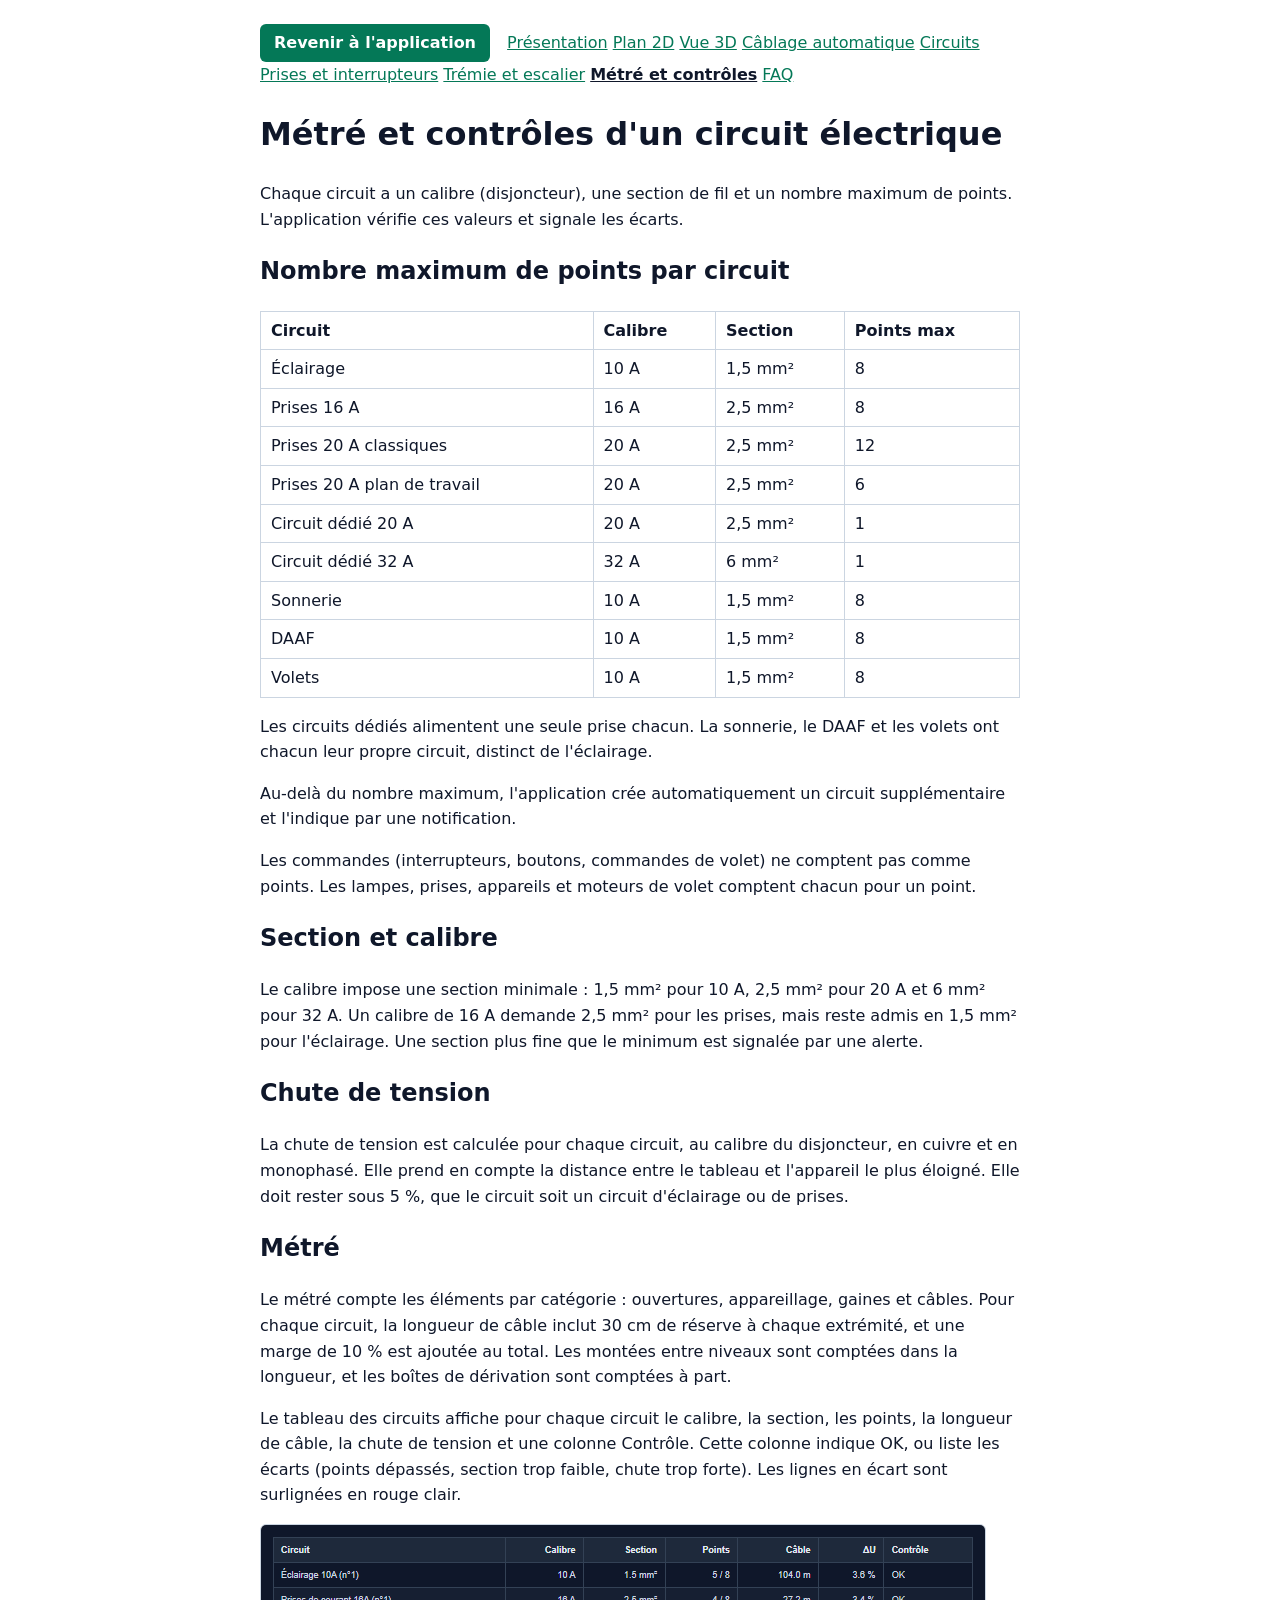
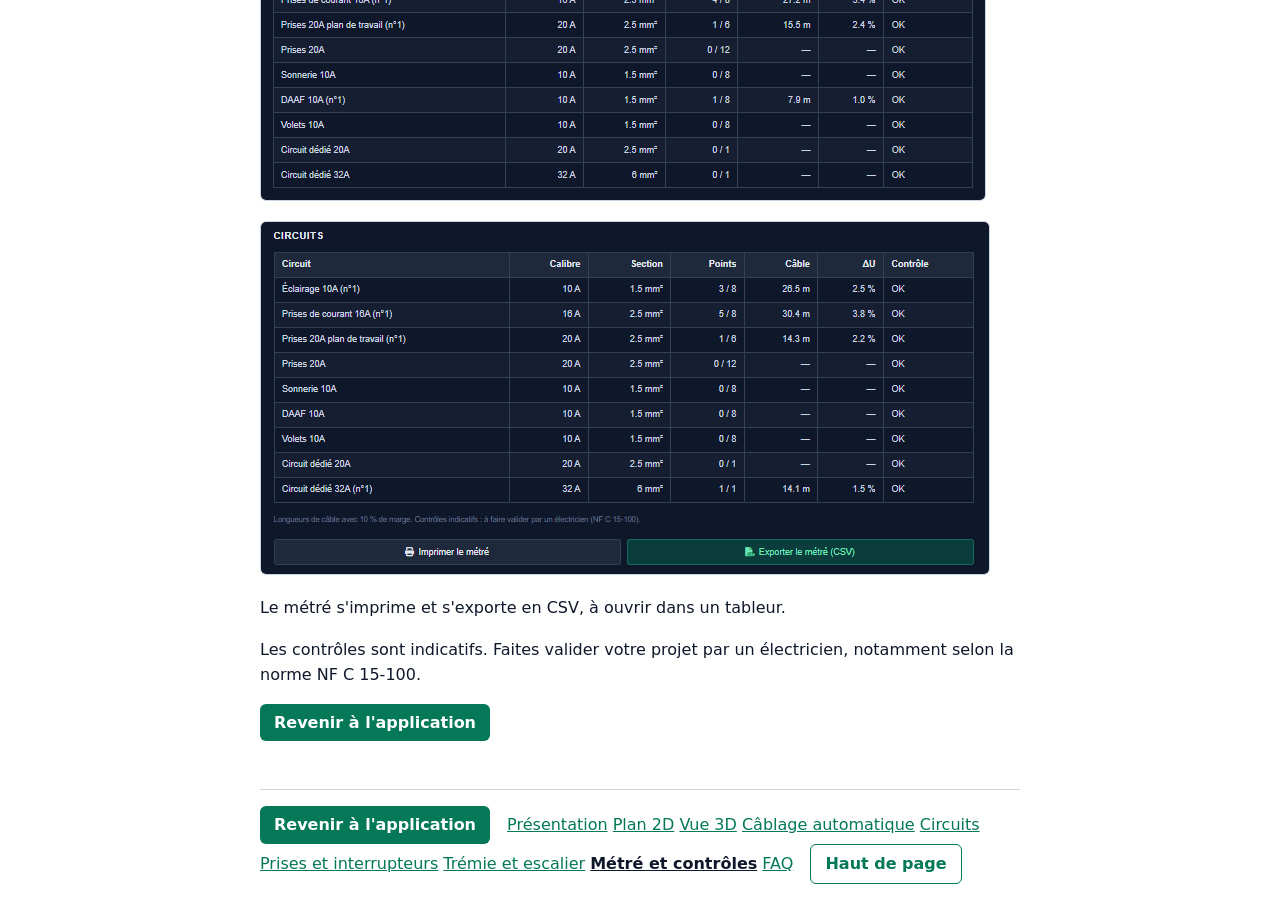
<file: guide/metre-controles.html>
<!DOCTYPE html>
<html lang="fr">
<head>
  <meta charset="UTF-8">
  <link rel="icon" href="/favicon.svg" type="image/svg+xml">
  <meta name="viewport" content="width=device-width, initial-scale=1.0">
  <title>Métré et contrôles d'un circuit électrique | Clic et Volt</title>
  <meta name="description" content="Nombre de points maximum par circuit, sections de câble, chute de tension et métré : les contrôles indicatifs de Clic et Volt.">
  <link rel="canonical" href="https://clic-et-volt.vercel.app/guide/metre-controles">
  <meta name="robots" content="index, follow">
  <style>
    body { font-family: system-ui, sans-serif; max-width: 760px; margin: 0 auto; padding: 24px; line-height: 1.6; color: #0f172a; }
    table { border-collapse: collapse; width: 100%; }
    th, td { border: 1px solid #cbd5e1; padding: 6px 10px; text-align: left; }
    a { color: #047857; }
    .btn-app { display: inline-block; margin-right: 12px; padding: 6px 14px; border-radius: 6px; background: #047857; color: #fff; text-decoration: none; font-weight: 600; }
    .btn-app:hover { background: #065f46; color: #fff; }
    nav a[aria-current="page"] { color: #0f172a; font-weight: 700; text-decoration: underline; }
    nav.bas { margin-top: 48px; padding-top: 16px; border-top: 1px solid #cbd5e1; }
    .btn-haut { display: inline-block; margin-left: 12px; padding: 6px 14px; border: 1px solid #047857; border-radius: 6px; color: #047857; text-decoration: none; font-weight: 600; }
    .guide-shot { display: block; max-width: 100%; margin: 12px 0 20px; border: 1px solid #cbd5e1; border-radius: 6px; }
  </style>
</head>
<body>

  <nav>
    <a href="/" class="btn-app">Revenir à l'application</a>
    <a href="/presentation">Présentation</a>
    <a href="/guide/plan-2d">Plan 2D</a>
    <a href="/guide/vue-3d">Vue 3D</a>
    <a href="/guide/cablage-automatique">Câblage automatique</a>
    <a href="/guide/circuits">Circuits</a>
    <a href="/guide/prises-interrupteurs">Prises et interrupteurs</a>
    <a href="/guide/tremie-escalier">Trémie et escalier</a>
    <a href="/guide/metre-controles" aria-current="page">Métré et contrôles</a>
    <a href="/guide/faq">FAQ</a>
  </nav>

  <main>
    <h1>Métré et contrôles d'un circuit électrique</h1>
    <p>Chaque circuit a un calibre (disjoncteur), une section de fil et un nombre maximum de points. L'application vérifie ces valeurs et signale les écarts.</p>

    <h2>Nombre maximum de points par circuit</h2>
    <table>
      <tr><th>Circuit</th><th>Calibre</th><th>Section</th><th>Points max</th></tr>
      <tr><td>Éclairage</td><td>10 A</td><td>1,5 mm²</td><td>8</td></tr>
      <tr><td>Prises 16 A</td><td>16 A</td><td>2,5 mm²</td><td>8</td></tr>
      <tr><td>Prises 20 A classiques</td><td>20 A</td><td>2,5 mm²</td><td>12</td></tr>
      <tr><td>Prises 20 A plan de travail</td><td>20 A</td><td>2,5 mm²</td><td>6</td></tr>
      <tr><td>Circuit dédié 20 A</td><td>20 A</td><td>2,5 mm²</td><td>1</td></tr>
      <tr><td>Circuit dédié 32 A</td><td>32 A</td><td>6 mm²</td><td>1</td></tr>
      <tr><td>Sonnerie</td><td>10 A</td><td>1,5 mm²</td><td>8</td></tr>
      <tr><td>DAAF</td><td>10 A</td><td>1,5 mm²</td><td>8</td></tr>
      <tr><td>Volets</td><td>10 A</td><td>1,5 mm²</td><td>8</td></tr>
    </table>
    <p>Les circuits dédiés alimentent une seule prise chacun. La sonnerie, le DAAF et les volets ont chacun leur propre circuit, distinct de l'éclairage.</p>
    <p>Au-delà du nombre maximum, l'application crée automatiquement un circuit supplémentaire et l'indique par une notification.</p>
    <p>Les commandes (interrupteurs, boutons, commandes de volet) ne comptent pas comme points. Les lampes, prises, appareils et moteurs de volet comptent chacun pour un point.</p>

    <h2>Section et calibre</h2>
    <p>Le calibre impose une section minimale : 1,5 mm² pour 10 A, 2,5 mm² pour 20 A et 6 mm² pour 32 A. Un calibre de 16 A demande 2,5 mm² pour les prises, mais reste admis en 1,5 mm² pour l'éclairage. Une section plus fine que le minimum est signalée par une alerte.</p>

    <h2>Chute de tension</h2>
    <p>La chute de tension est calculée pour chaque circuit, au calibre du disjoncteur, en cuivre et en monophasé. Elle prend en compte la distance entre le tableau et l'appareil le plus éloigné. Elle doit rester sous 5 %, que le circuit soit un circuit d'éclairage ou de prises.</p>

    <h2>Métré</h2>
    <p>Le métré compte les éléments par catégorie : ouvertures, appareillage, gaines et câbles. Pour chaque circuit, la longueur de câble inclut 30 cm de réserve à chaque extrémité, et une marge de 10 % est ajoutée au total. Les montées entre niveaux sont comptées dans la longueur, et les boîtes de dérivation sont comptées à part.</p>
    <p>Le tableau des circuits affiche pour chaque circuit le calibre, la section, les points, la longueur de câble, la chute de tension et une colonne Contrôle. Cette colonne indique OK, ou liste les écarts (points dépassés, section trop faible, chute trop forte). Les lignes en écart sont surlignées en rouge clair.</p>
    <img class="guide-shot" src="/guide/img/metre-controles-apercu.png" alt="Métré : tableau quantitatif des ouvertures et tableau des circuits avec la colonne Contrôle">
    <img class="guide-shot" src="/guide/img/metre-controles-circuits.png" alt="Zoom sur le tableau des circuits : calibre, section, points, longueur de câble, chute de tension et colonne Contrôle à OK pour chaque circuit">

    <p>Le métré s'imprime et s'exporte en CSV, à ouvrir dans un tableur.</p>

    <p>Les contrôles sont indicatifs. Faites valider votre projet par un électricien, notamment selon la norme NF C 15-100.</p>

    <p><a href="/" class="btn-app">Revenir à l'application</a></p>
  </main>

  <nav class="bas">
    <a href="/" class="btn-app">Revenir à l'application</a>
    <a href="/presentation">Présentation</a>
    <a href="/guide/plan-2d">Plan 2D</a>
    <a href="/guide/vue-3d">Vue 3D</a>
    <a href="/guide/cablage-automatique">Câblage automatique</a>
    <a href="/guide/circuits">Circuits</a>
    <a href="/guide/prises-interrupteurs">Prises et interrupteurs</a>
    <a href="/guide/tremie-escalier">Trémie et escalier</a>
    <a href="/guide/metre-controles" aria-current="page">Métré et contrôles</a>
    <a href="/guide/faq">FAQ</a>
    <a href="#" class="btn-haut">Haut de page</a>
  </nav>
<script src="/js/guide-links.js" defer></script>
</body>
</html>
</file>
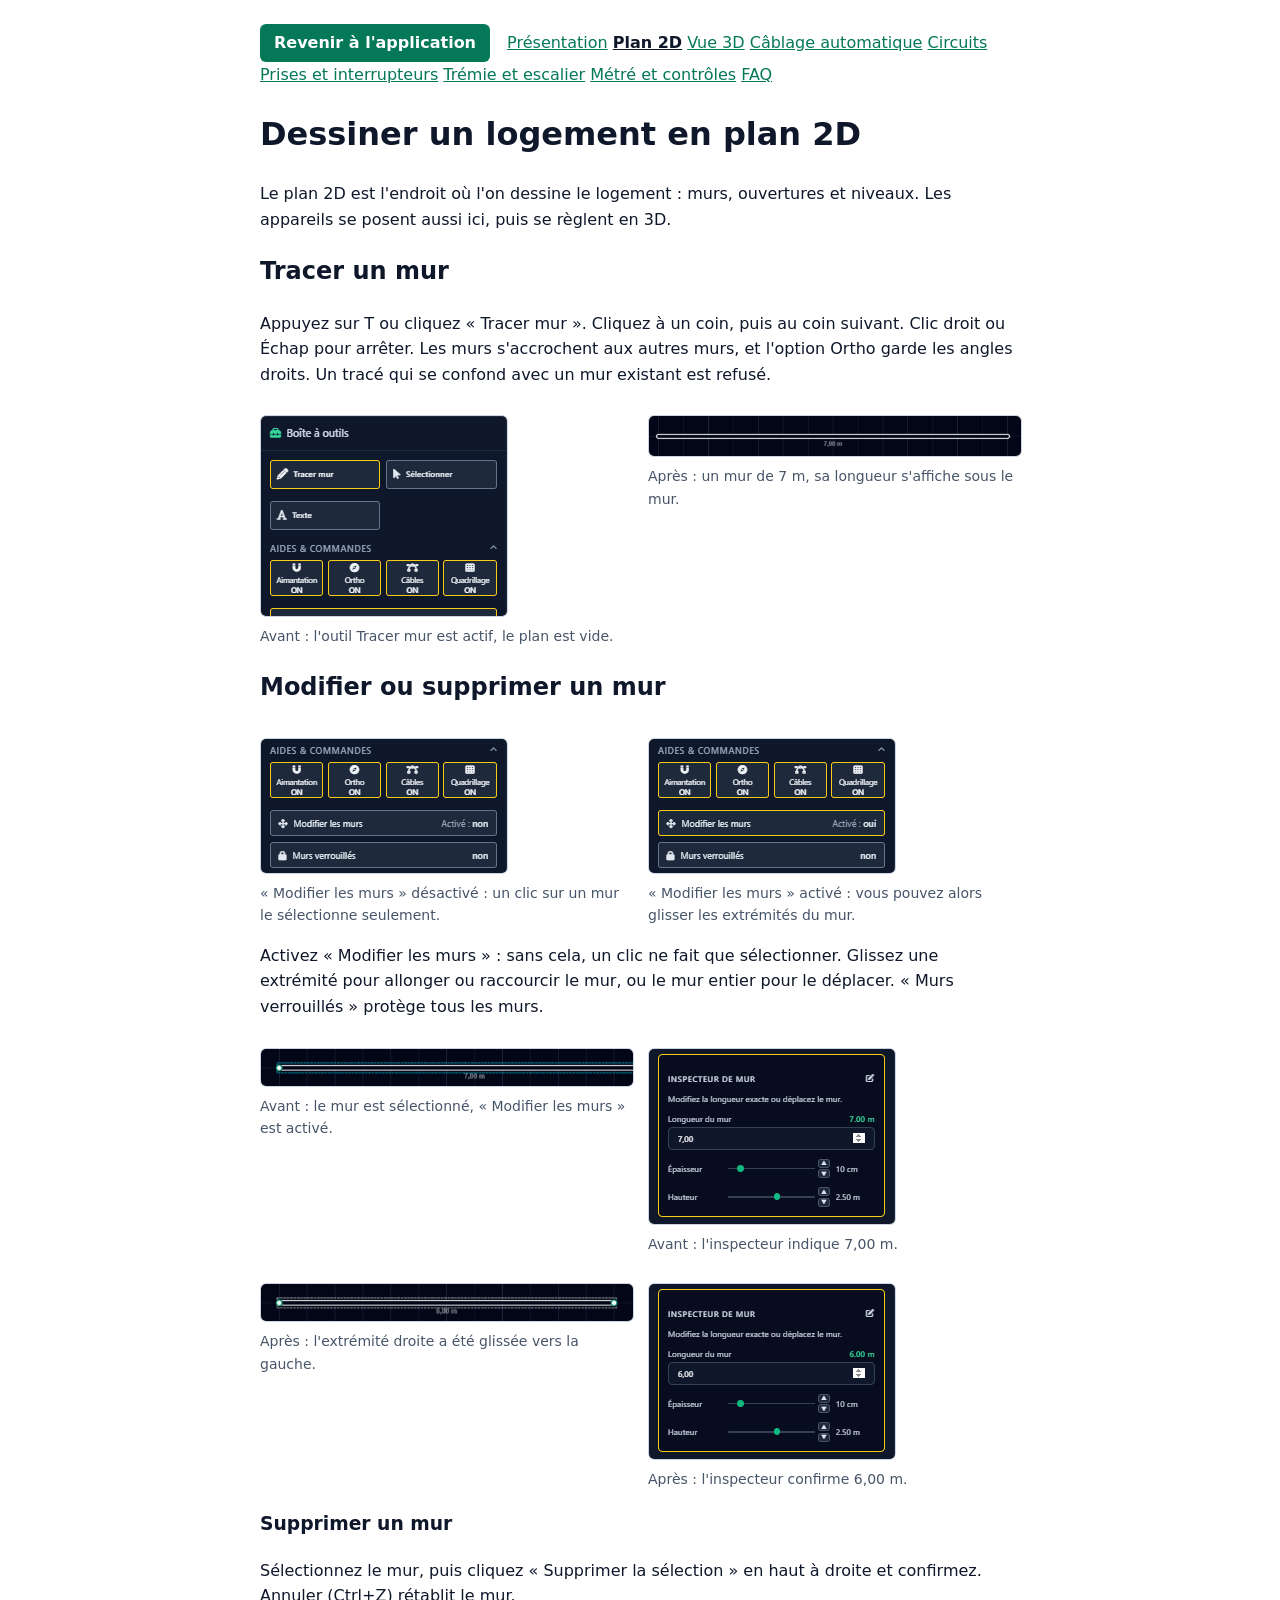
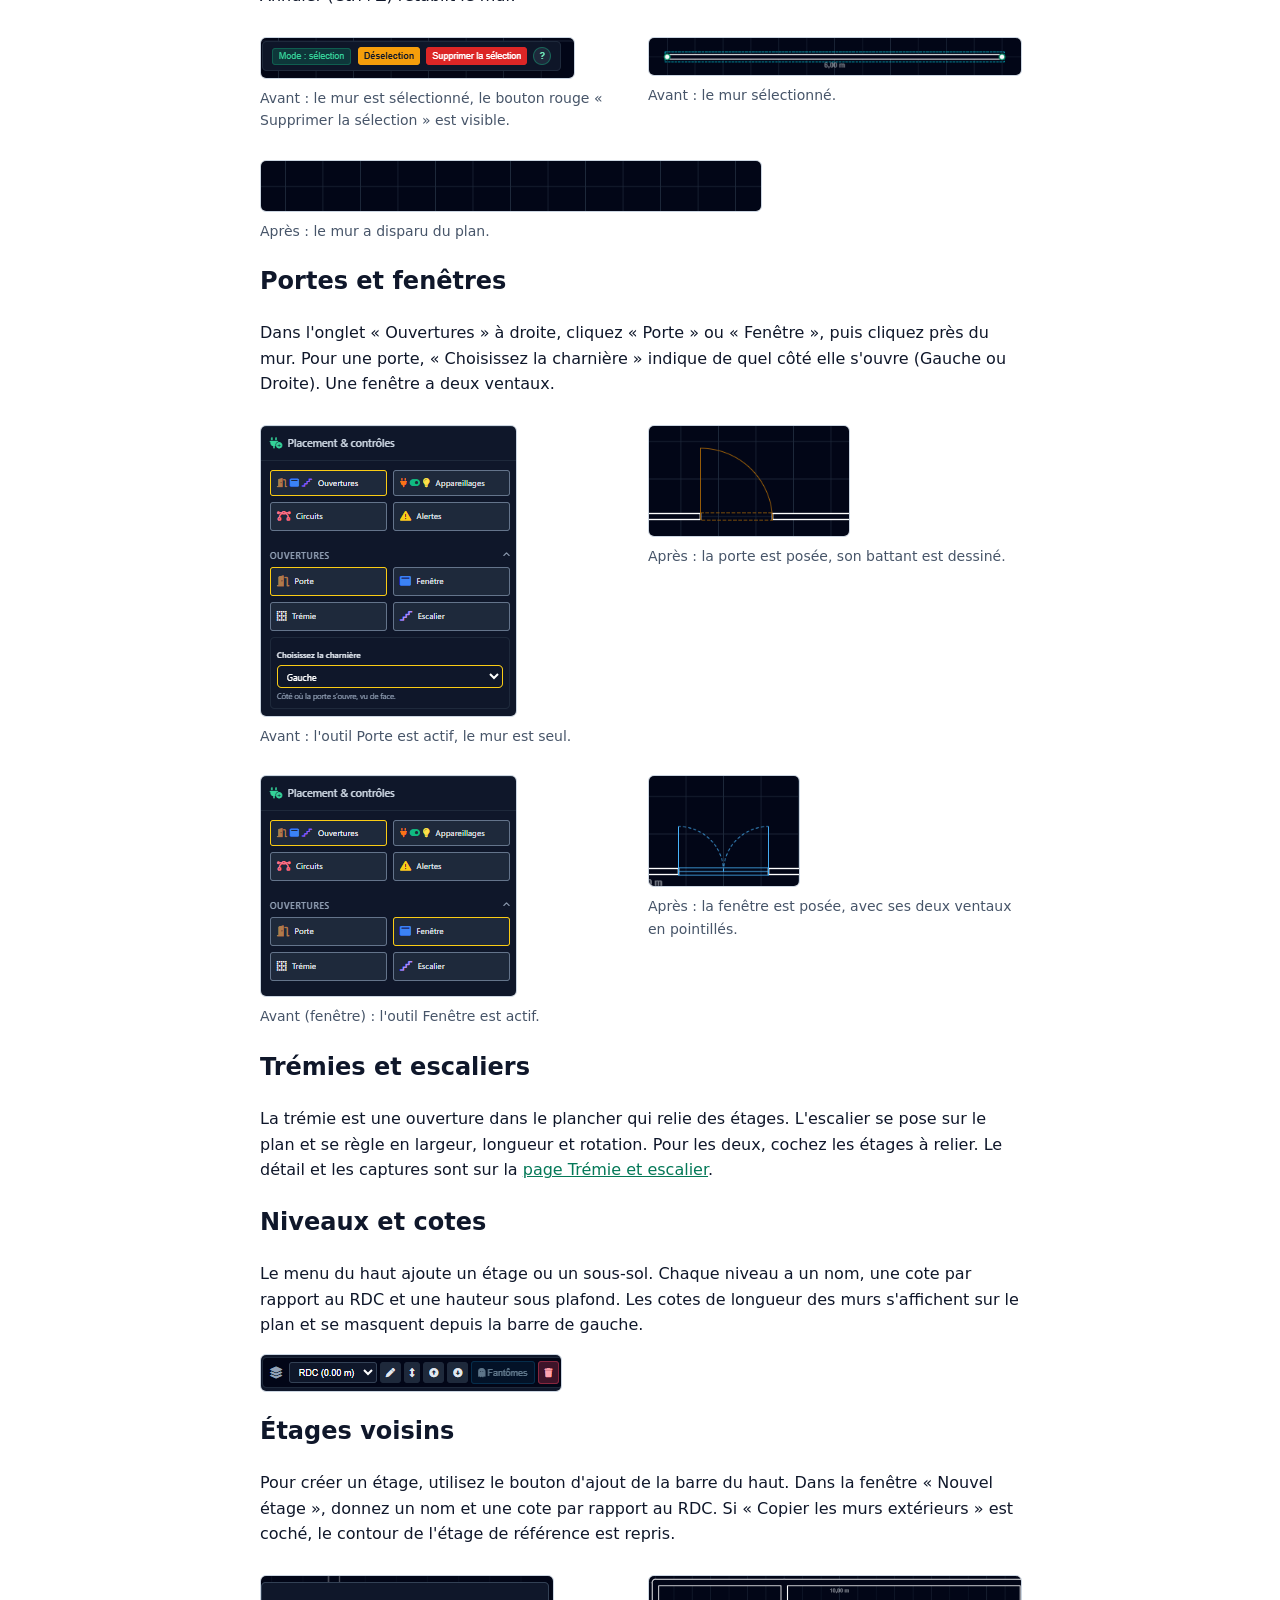
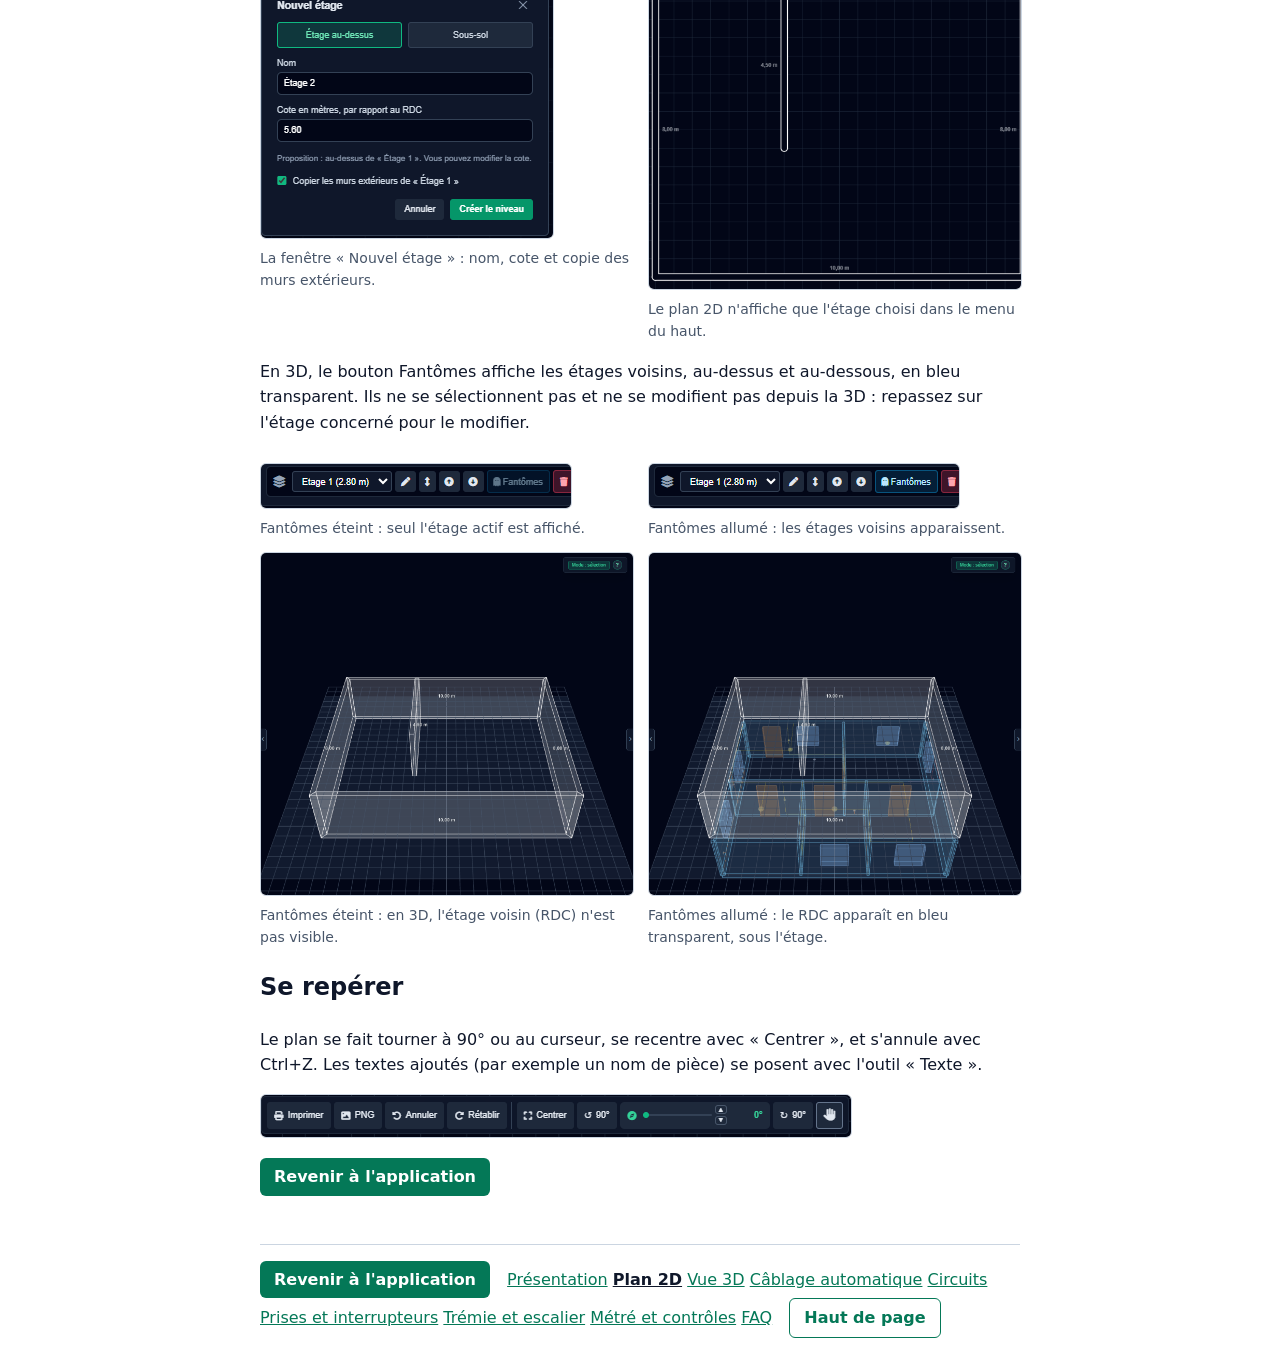
<file: guide/plan-2d.html>
<!DOCTYPE html>
<html lang="fr">
<head>
  <meta charset="UTF-8">
  <link rel="icon" href="/favicon.svg" type="image/svg+xml">
  <meta name="viewport" content="width=device-width, initial-scale=1.0">
  <title>Plan 2D : dessiner un logement | Clic et Volt</title>
  <meta name="description" content="Dessiner un logement en 2D dans Clic et Volt : murs, portes, fenêtres, trémies, escaliers, aimantation et cotes.">
  <link rel="canonical" href="https://clic-et-volt.vercel.app/guide/plan-2d">
  <meta name="robots" content="index, follow">
  <style>
    body { font-family: system-ui, sans-serif; max-width: 760px; margin: 0 auto; padding: 24px; line-height: 1.6; color: #0f172a; }
    a { color: #047857; }
    .btn-app { display: inline-block; margin-right: 12px; padding: 6px 14px; border-radius: 6px; background: #047857; color: #fff; text-decoration: none; font-weight: 600; }
    .btn-app:hover { background: #065f46; color: #fff; }
    nav a[aria-current="page"] { color: #0f172a; font-weight: 700; text-decoration: underline; }
    nav.bas { margin-top: 48px; padding-top: 16px; border-top: 1px solid #cbd5e1; }
    .btn-haut { display: inline-block; margin-left: 12px; padding: 6px 14px; border: 1px solid #047857; border-radius: 6px; color: #047857; text-decoration: none; font-weight: 600; }
    .guide-shot { display: block; max-width: 100%; margin: 12px 0 20px; border: 1px solid #cbd5e1; border-radius: 6px; }
    .minis { display: flex; flex-wrap: wrap; gap: 16px; align-items: flex-start; }
    .minis figure { margin: 0; flex: 1 1 260px; }
    .minis figcaption { font-size: 14px; color: #475569; margin-top: -12px; }
  </style>
</head>
<body>

  <nav>
    <a href="/" class="btn-app">Revenir à l'application</a>
    <a href="/presentation">Présentation</a>
    <a href="/guide/plan-2d" aria-current="page">Plan 2D</a>
    <a href="/guide/vue-3d">Vue 3D</a>
    <a href="/guide/cablage-automatique">Câblage automatique</a>
    <a href="/guide/circuits">Circuits</a>
    <a href="/guide/prises-interrupteurs">Prises et interrupteurs</a>
    <a href="/guide/tremie-escalier">Trémie et escalier</a>
    <a href="/guide/metre-controles">Métré et contrôles</a>
    <a href="/guide/faq">FAQ</a>
  </nav>

  <main>
    <h1>Dessiner un logement en plan 2D</h1>
    <p>Le plan 2D est l'endroit où l'on dessine le logement : murs, ouvertures et niveaux. Les appareils se posent aussi ici, puis se règlent en 3D.</p>

    <h2>Tracer un mur</h2>
    <p>Appuyez sur T ou cliquez « Tracer mur ». Cliquez à un coin, puis au coin suivant. Clic droit ou Échap pour arrêter. Les murs s'accrochent aux autres murs, et l'option Ortho garde les angles droits. Un tracé qui se confond avec un mur existant est refusé.</p>
    <div class="minis">
      <figure>
        <img class="guide-shot" src="/guide/img/plan-2d-tracer-outils.png" alt="Boîte à outils avec Tracer mur en surbrillance">
        <figcaption>Avant : l'outil Tracer mur est actif, le plan est vide.</figcaption>
      </figure>
      <figure>
        <img class="guide-shot" src="/guide/img/plan-2d-tracer-mur.png" alt="Mur de 7 m tracé de gauche à droite, sa longueur affichée dessous">
        <figcaption>Après : un mur de 7 m, sa longueur s'affiche sous le mur.</figcaption>
      </figure>
    </div>

    <h2>Modifier ou supprimer un mur</h2>
    <div class="minis">
      <figure>
        <img class="guide-shot" src="/guide/img/modif-off.png" alt="Aides et commandes : « Modifier les murs » sur non">
        <figcaption>« Modifier les murs » désactivé : un clic sur un mur le sélectionne seulement.</figcaption>
      </figure>
      <figure>
        <img class="guide-shot" src="/guide/img/modif-on.png" alt="Aides et commandes : « Modifier les murs » sur oui">
        <figcaption>« Modifier les murs » activé : vous pouvez alors glisser les extrémités du mur.</figcaption>
      </figure>
    </div>
    <p>Activez « Modifier les murs » : sans cela, un clic ne fait que sélectionner. Glissez une extrémité pour allonger ou raccourcir le mur, ou le mur entier pour le déplacer. « Murs verrouillés » protège tous les murs.</p>
    <div class="minis">
      <figure>
        <img class="guide-shot" src="/guide/img/plan-2d-modifier-mur-avant.png" alt="Mur de 7 m sélectionné, avec une poignée à chaque extrémité">
        <figcaption>Avant : le mur est sélectionné, « Modifier les murs » est activé.</figcaption>
      </figure>
      <figure>
        <img class="guide-shot" src="/guide/img/plan-2d-modifier-inspecteur-avant.png" alt="Inspecteur de mur : longueur 7,00 m">
        <figcaption>Avant : l'inspecteur indique 7,00 m.</figcaption>
      </figure>
      <figure>
        <img class="guide-shot" src="/guide/img/plan-2d-modifier-mur-apres.png" alt="Mur raccourci à 6,00 m après avoir glissé son extrémité droite">
        <figcaption>Après : l'extrémité droite a été glissée vers la gauche.</figcaption>
      </figure>
      <figure>
        <img class="guide-shot" src="/guide/img/plan-2d-modifier-inspecteur-apres.png" alt="Inspecteur de mur : longueur 6,00 m">
        <figcaption>Après : l'inspecteur confirme 6,00 m.</figcaption>
      </figure>
    </div>

    <h3>Supprimer un mur</h3>
    <p>Sélectionnez le mur, puis cliquez « Supprimer la sélection » en haut à droite et confirmez. Annuler (Ctrl+Z) rétablit le mur.</p>
    <div class="minis">
      <figure>
        <img class="guide-shot" src="/guide/img/plan-2d-supprimer-bouton.png" alt="Bouton rouge Supprimer la sélection en haut à droite du plan">
        <figcaption>Avant : le mur est sélectionné, le bouton rouge « Supprimer la sélection » est visible.</figcaption>
      </figure>
      <figure>
        <img class="guide-shot" src="/guide/img/plan-2d-supprimer-mur-avant.png" alt="Mur sélectionné avant suppression">
        <figcaption>Avant : le mur sélectionné.</figcaption>
      </figure>
      <figure>
        <img class="guide-shot" src="/guide/img/plan-2d-supprimer-mur-apres.png" alt="Zone du mur vide après la suppression">
        <figcaption>Après : le mur a disparu du plan.</figcaption>
      </figure>
    </div>

    <h2>Portes et fenêtres</h2>
    <p>Dans l'onglet « Ouvertures » à droite, cliquez « Porte » ou « Fenêtre », puis cliquez près du mur. Pour une porte, « Choisissez la charnière » indique de quel côté elle s'ouvre (Gauche ou Droite). Une fenêtre a deux ventaux.</p>
    <div class="minis">
      <figure>
        <img class="guide-shot" src="/guide/img/plan-2d-porte-outil.png" alt="Onglet Ouvertures : outil Porte actif, avec le choix de la charnière sur Gauche">
        <figcaption>Avant : l'outil Porte est actif, le mur est seul.</figcaption>
      </figure>
      <figure>
        <img class="guide-shot" src="/guide/img/plan-2d-porte-mur-apres.png" alt="Porte posée sur le mur, son battant dessiné en arc">
        <figcaption>Après : la porte est posée, son battant est dessiné.</figcaption>
      </figure>
      <figure>
        <img class="guide-shot" src="/guide/img/plan-2d-fenetre-outil.png" alt="Onglet Ouvertures : outil Fenêtre actif">
        <figcaption>Avant (fenêtre) : l'outil Fenêtre est actif.</figcaption>
      </figure>
      <figure>
        <img class="guide-shot" src="/guide/img/plan-2d-fenetre-mur-apres.png" alt="Fenêtre posée sur le mur, avec ses deux ventaux en pointillés">
        <figcaption>Après : la fenêtre est posée, avec ses deux ventaux en pointillés.</figcaption>
      </figure>
    </div>

    <h2>Trémies et escaliers</h2>
    <p>La trémie est une ouverture dans le plancher qui relie des étages. L'escalier se pose sur le plan et se règle en largeur, longueur et rotation. Pour les deux, cochez les étages à relier. Le détail et les captures sont sur la <a href="/guide/tremie-escalier">page Trémie et escalier</a>.</p>

    <h2>Niveaux et cotes</h2>
    <p>Le menu du haut ajoute un étage ou un sous-sol. Chaque niveau a un nom, une cote par rapport au RDC et une hauteur sous plafond. Les cotes de longueur des murs s'affichent sur le plan et se masquent depuis la barre de gauche.</p>
    <img class="guide-shot" src="/guide/img/plan-2d-niveaux.png" alt="Barre du haut avec le choix de l'étage (RDC) et les boutons d'ajout de niveau">

    <h2>Étages voisins</h2>
    <p>Pour créer un étage, utilisez le bouton d'ajout de la barre du haut. Dans la fenêtre « Nouvel étage », donnez un nom et une cote par rapport au RDC. Si « Copier les murs extérieurs » est coché, le contour de l'étage de référence est repris.</p>
    <div class="minis">
      <figure>
        <img class="guide-shot" src="/guide/img/etages-dialogue.png" alt="Fenêtre Nouvel étage avec le nom, la cote et la case Copier les murs extérieurs">
        <figcaption>La fenêtre « Nouvel étage » : nom, cote et copie des murs extérieurs.</figcaption>
      </figure>
      <figure>
        <img class="guide-shot" src="/guide/img/etages-2d-etage1.png" alt="Plan 2D de l'étage 1 seul, avec son contour et un mur intérieur">
        <figcaption>Le plan 2D n'affiche que l'étage choisi dans le menu du haut.</figcaption>
      </figure>
    </div>
    <p>En 3D, le bouton Fantômes affiche les étages voisins, au-dessus et au-dessous, en bleu transparent. Ils ne se sélectionnent pas et ne se modifient pas depuis la 3D : repassez sur l'étage concerné pour le modifier.</p>
    <div class="minis">
      <figure>
        <img class="guide-shot" src="/guide/img/etages-barre-off.png" alt="Barre du haut : bouton Fantômes éteint (gris)">
        <figcaption>Fantômes éteint : seul l'étage actif est affiché.</figcaption>
      </figure>
      <figure>
        <img class="guide-shot" src="/guide/img/etages-barre-on.png" alt="Barre du haut : bouton Fantômes allumé (bleu)">
        <figcaption>Fantômes allumé : les étages voisins apparaissent.</figcaption>
      </figure>
    </div>
    <div class="minis">
      <figure>
        <img class="guide-shot" src="/guide/img/etages-3d-off.png" alt="Vue 3D de l'étage 1 seul, sans étage voisin visible">
        <figcaption>Fantômes éteint : en 3D, l'étage voisin (RDC) n'est pas visible.</figcaption>
      </figure>
      <figure>
        <img class="guide-shot" src="/guide/img/etages-3d-on.png" alt="Vue 3D de l'étage 1 avec le RDC affiché en bleu transparent dessous">
        <figcaption>Fantômes allumé : le RDC apparaît en bleu transparent, sous l'étage.</figcaption>
      </figure>
    </div>

    <h2>Se repérer</h2>
    <p>Le plan se fait tourner à 90° ou au curseur, se recentre avec « Centrer », et s'annule avec Ctrl+Z. Les textes ajoutés (par exemple un nom de pièce) se posent avec l'outil « Texte ».</p>
    <img class="guide-shot" src="/guide/img/plan-2d-reperer.png" alt="Barre du bas avec Imprimer, PNG, Annuler, Centrer et la rotation à 90°">

    <p><a href="/" class="btn-app">Revenir à l'application</a></p>
  </main>

  <nav class="bas">
    <a href="/" class="btn-app">Revenir à l'application</a>
    <a href="/presentation">Présentation</a>
    <a href="/guide/plan-2d" aria-current="page">Plan 2D</a>
    <a href="/guide/vue-3d">Vue 3D</a>
    <a href="/guide/cablage-automatique">Câblage automatique</a>
    <a href="/guide/circuits">Circuits</a>
    <a href="/guide/prises-interrupteurs">Prises et interrupteurs</a>
    <a href="/guide/tremie-escalier">Trémie et escalier</a>
    <a href="/guide/metre-controles">Métré et contrôles</a>
    <a href="/guide/faq">FAQ</a>
    <a href="#" class="btn-haut">Haut de page</a>
  </nav>
<script src="/js/guide-links.js" defer></script>
</body>
</html>
</file>
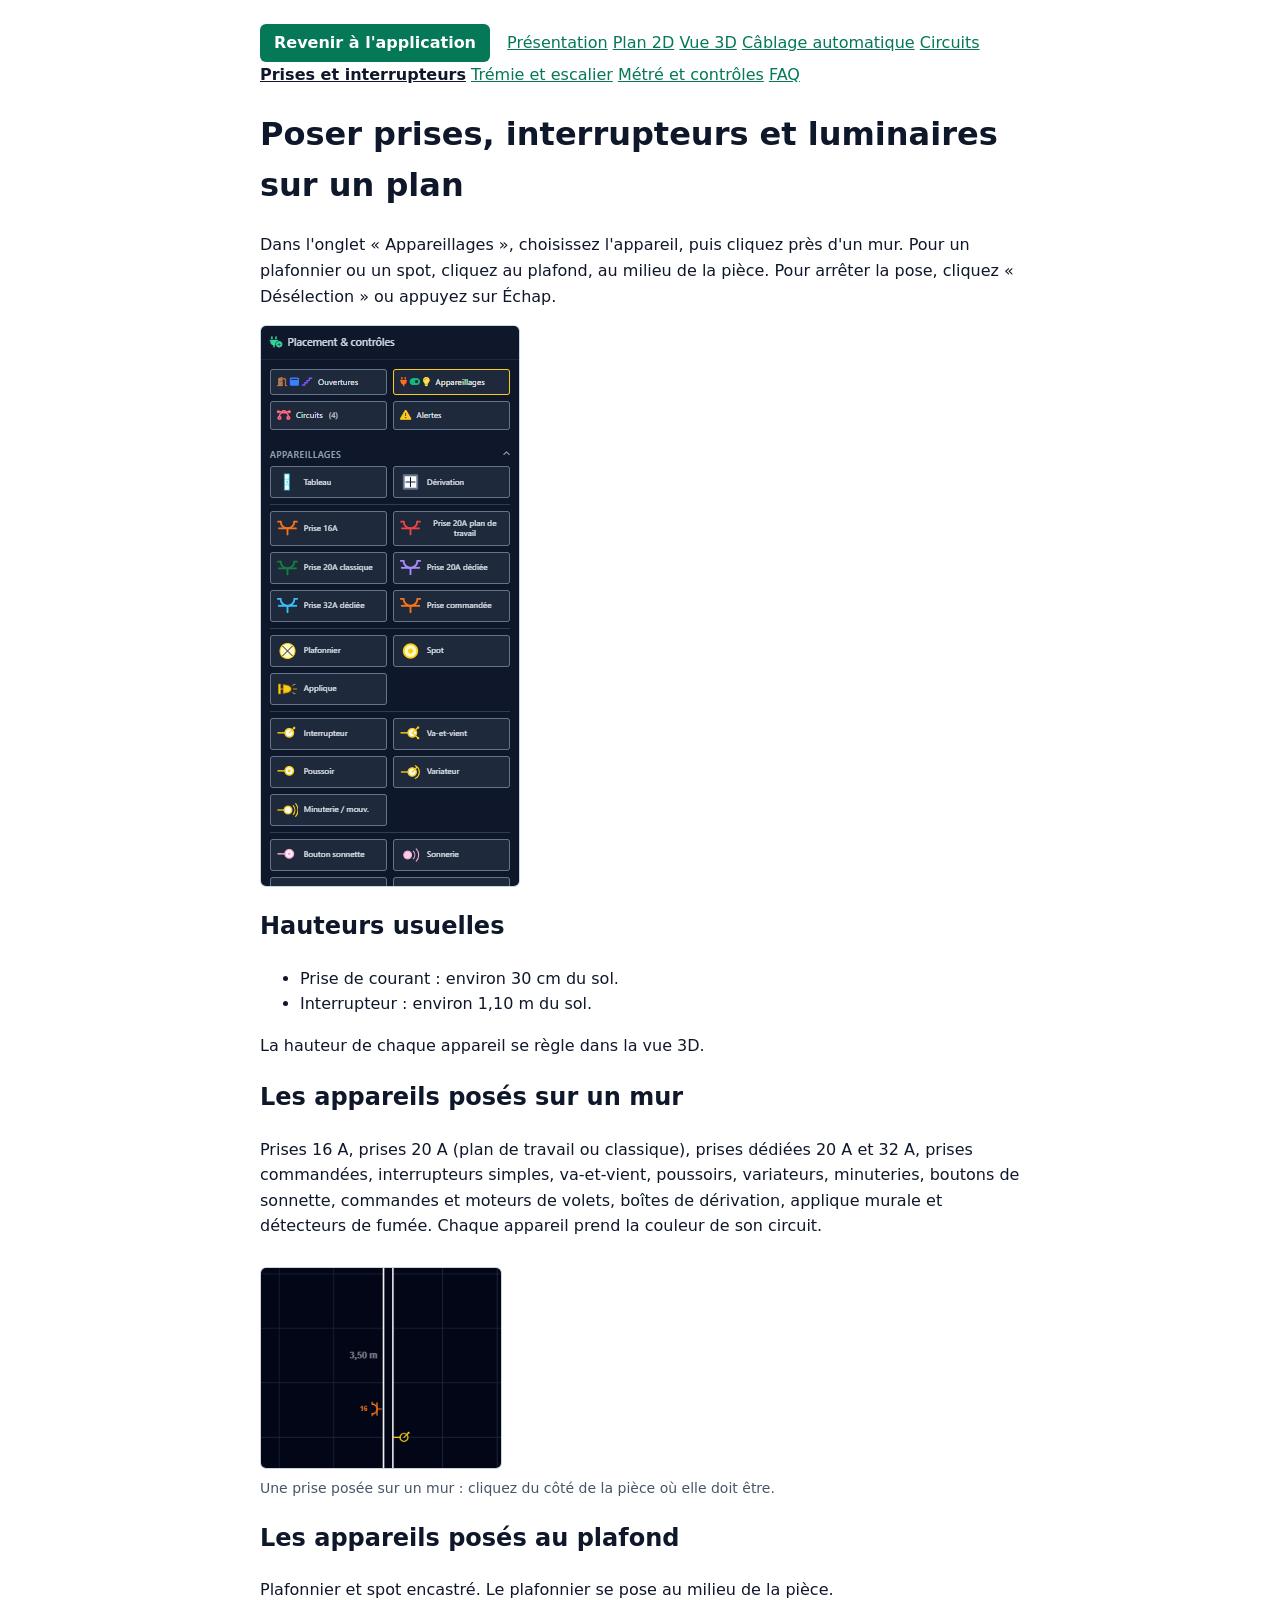
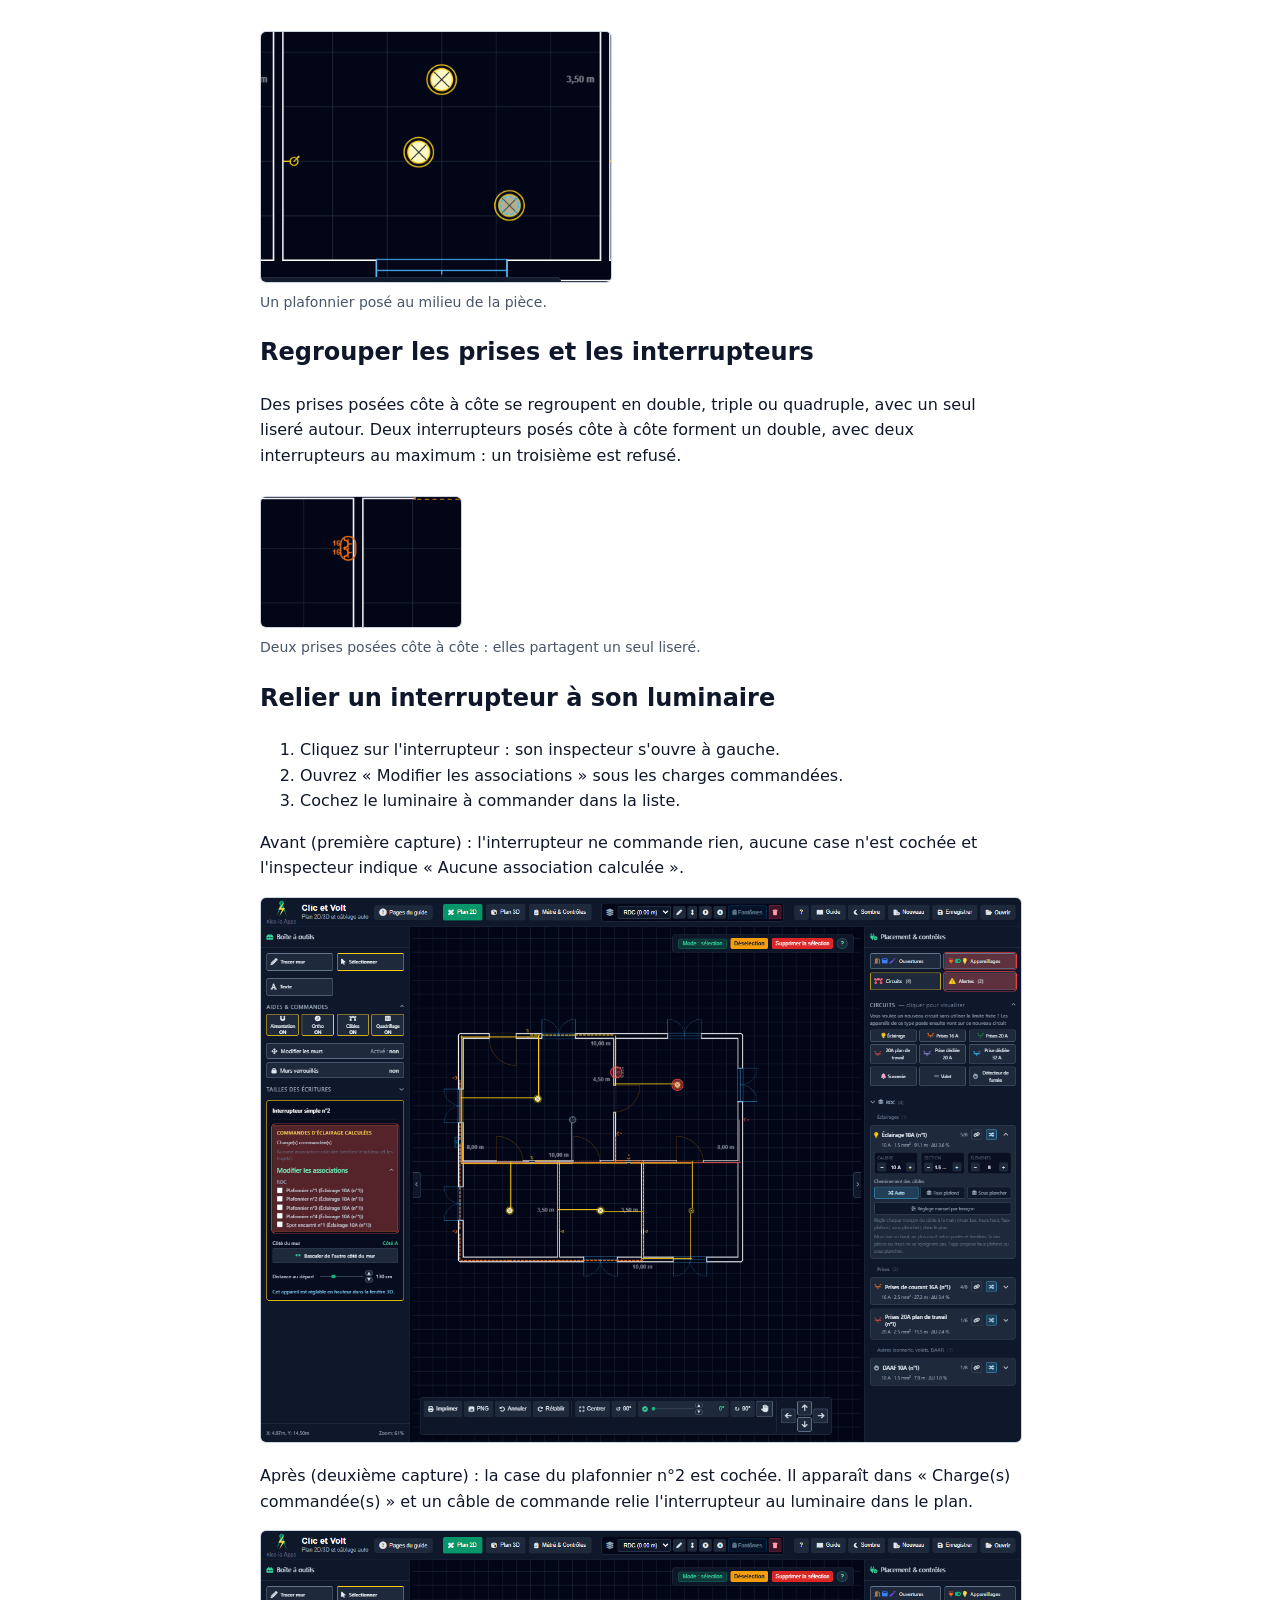
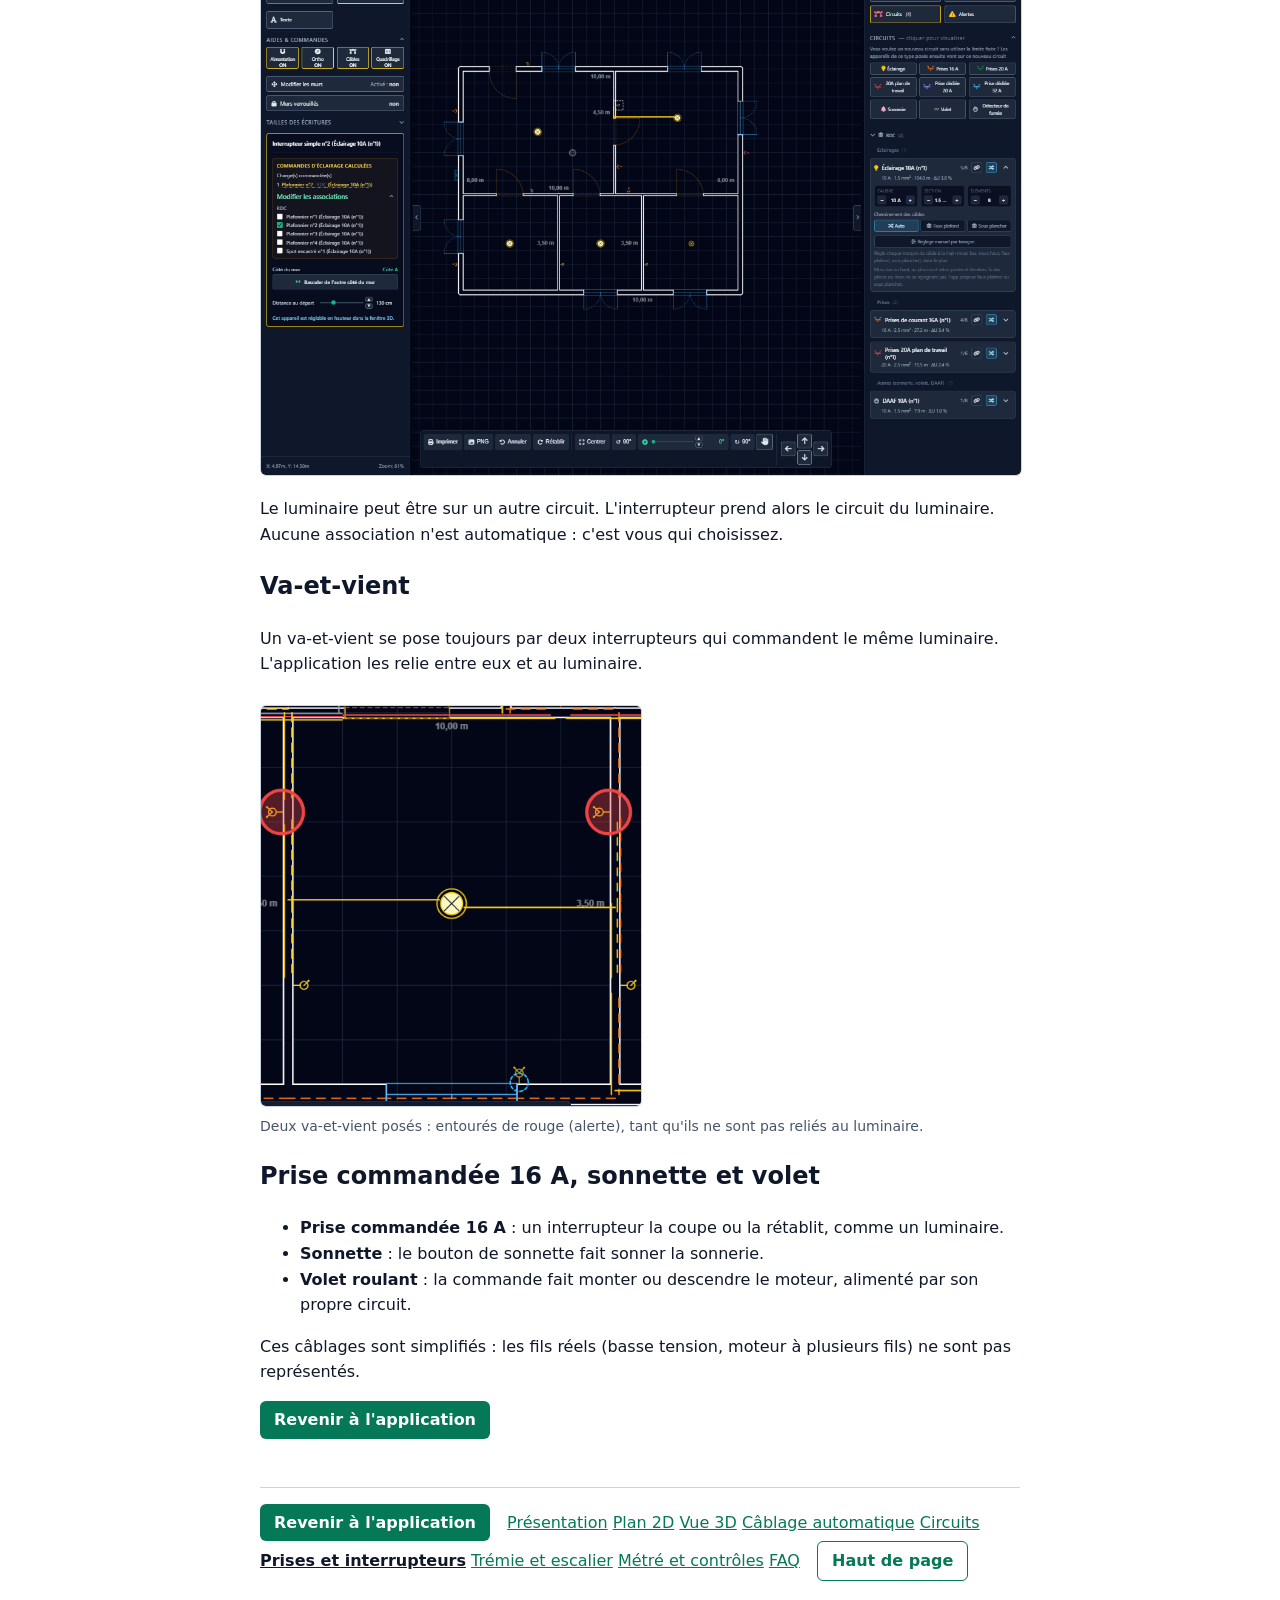
<file: guide/prises-interrupteurs.html>
<!DOCTYPE html>
<html lang="fr">
<head>
  <meta charset="UTF-8">
  <link rel="icon" href="/favicon.svg" type="image/svg+xml">
  <meta name="viewport" content="width=device-width, initial-scale=1.0">
  <title>Appareillages électriques : prises, interrupteurs et luminaires | Clic et Volt</title>
  <meta name="description" content="Poser prises, interrupteurs, luminaires, sonnettes et volets sur un plan électrique : hauteurs usuelles, regroupements, va-et-vient et commandes.">
  <link rel="canonical" href="https://clic-et-volt.vercel.app/guide/prises-interrupteurs">
  <meta name="robots" content="index, follow">
  <style>
    body { font-family: system-ui, sans-serif; max-width: 760px; margin: 0 auto; padding: 24px; line-height: 1.6; color: #0f172a; }
    a { color: #047857; }
    .btn-app { display: inline-block; margin-right: 12px; padding: 6px 14px; border-radius: 6px; background: #047857; color: #fff; text-decoration: none; font-weight: 600; }
    .btn-app:hover { background: #065f46; color: #fff; }
    nav a[aria-current="page"] { color: #0f172a; font-weight: 700; text-decoration: underline; }
    nav.bas { margin-top: 48px; padding-top: 16px; border-top: 1px solid #cbd5e1; }
    .btn-haut { display: inline-block; margin-left: 12px; padding: 6px 14px; border: 1px solid #047857; border-radius: 6px; color: #047857; text-decoration: none; font-weight: 600; }
    .guide-shot { display: block; max-width: 100%; margin: 12px 0 20px; border: 1px solid #cbd5e1; border-radius: 6px; }
    .minis { display: flex; flex-wrap: wrap; gap: 16px; align-items: flex-start; }
    .minis figure { margin: 0; flex: 1 1 260px; }
    .minis figcaption { font-size: 14px; color: #475569; margin-top: -12px; }
  </style>
</head>
<body>

  <nav>
    <a href="/" class="btn-app">Revenir à l'application</a>
    <a href="/presentation">Présentation</a>
    <a href="/guide/plan-2d">Plan 2D</a>
    <a href="/guide/vue-3d">Vue 3D</a>
    <a href="/guide/cablage-automatique">Câblage automatique</a>
    <a href="/guide/circuits">Circuits</a>
    <a href="/guide/prises-interrupteurs" aria-current="page">Prises et interrupteurs</a>
    <a href="/guide/tremie-escalier">Trémie et escalier</a>
    <a href="/guide/metre-controles">Métré et contrôles</a>
    <a href="/guide/faq">FAQ</a>
  </nav>

  <main>
    <h1>Poser prises, interrupteurs et luminaires sur un plan</h1>
    <p>Dans l'onglet « Appareillages », choisissez l'appareil, puis cliquez près d'un mur. Pour un plafonnier ou un spot, cliquez au plafond, au milieu de la pièce. Pour arrêter la pose, cliquez « Désélection » ou appuyez sur Échap.</p>

    <img class="guide-shot" src="/guide/img/prises-interrupteurs-apercu.png" alt="Onglet Appareillages ouvert à droite, avec la liste des prises, interrupteurs, luminaires et appareils de sonnerie, volets et détecteurs">

    <h2>Hauteurs usuelles</h2>
    <ul>
      <li>Prise de courant : environ 30 cm du sol.</li>
      <li>Interrupteur : environ 1,10 m du sol.</li>
    </ul>
    <p>La hauteur de chaque appareil se règle dans la vue 3D.</p>

    <h2>Les appareils posés sur un mur</h2>
    <p>Prises 16 A, prises 20 A (plan de travail ou classique), prises dédiées 20 A et 32 A, prises commandées, interrupteurs simples, va-et-vient, poussoirs, variateurs, minuteries, boutons de sonnette, commandes et moteurs de volets, boîtes de dérivation, applique murale et détecteurs de fumée. Chaque appareil prend la couleur de son circuit.</p>
    <div class="minis">
      <figure>
        <img class="guide-shot" src="/guide/img/prise-mur-2d.png" alt="Prise 16 A posée sur un mur intérieur, zoom agrandi, câbles masqués">
        <figcaption>Une prise posée sur un mur : cliquez du côté de la pièce où elle doit être.</figcaption>
      </figure>
    </div>

    <h2>Les appareils posés au plafond</h2>
    <p>Plafonnier et spot encastré. Le plafonnier se pose au milieu de la pièce.</p>
    <div class="minis">
      <figure>
        <img class="guide-shot" src="/guide/img/plafonnier-2d.png" alt="Plafonnier posé au milieu d'une pièce, vu en 2D">
        <figcaption>Un plafonnier posé au milieu de la pièce.</figcaption>
      </figure>
    </div>

    <h2>Regrouper les prises et les interrupteurs</h2>
    <p>Des prises posées côte à côte se regroupent en double, triple ou quadruple, avec un seul liseré autour. Deux interrupteurs posés côte à côte forment un double, avec deux interrupteurs au maximum : un troisième est refusé.</p>
    <div class="minis">
      <figure>
        <img class="guide-shot" src="/guide/img/prises-double-2d.png" alt="Deux prises posées côte à côte, entourées d'un seul liseré orange">
        <figcaption>Deux prises posées côte à côte : elles partagent un seul liseré.</figcaption>
      </figure>
    </div>

    <h2>Relier un interrupteur à son luminaire</h2>
    <ol>
      <li>Cliquez sur l'interrupteur : son inspecteur s'ouvre à gauche.</li>
      <li>Ouvrez « Modifier les associations » sous les charges commandées.</li>
      <li>Cochez le luminaire à commander dans la liste.</li>
    </ol>
    <p>Avant (première capture) : l'interrupteur ne commande rien, aucune case n'est cochée et l'inspecteur indique « Aucune association calculée ».</p>
    <img class="guide-shot" src="/guide/img/liaison-interrupteur-avant.png" alt="Inspecteur de l'interrupteur simple n°2 : « Aucune association calculée », la case du plafonnier n°2 est décochée">
    <p>Après (deuxième capture) : la case du plafonnier n°2 est cochée. Il apparaît dans « Charge(s) commandée(s) » et un câble de commande relie l'interrupteur au luminaire dans le plan.</p>
    <img class="guide-shot" src="/guide/img/liaison-interrupteur-apres.png" alt="Inspecteur de l'interrupteur simple n°2 : le plafonnier n°2 est coché et apparaît dans les charges commandées, le câble le relie dans le plan">
    <p>Le luminaire peut être sur un autre circuit. L'interrupteur prend alors le circuit du luminaire. Aucune association n'est automatique : c'est vous qui choisissez.</p>

    <h2>Va-et-vient</h2>
    <p>Un va-et-vient se pose toujours par deux interrupteurs qui commandent le même luminaire. L'application les relie entre eux et au luminaire.</p>
    <div class="minis">
      <figure>
        <img class="guide-shot" src="/guide/img/va-et-vient-2d.png" alt="Deux va-et-vient posés sur les murs de la pièce, entourés de rouge, et le plafonnier au centre">
        <figcaption>Deux va-et-vient posés : entourés de rouge (alerte), tant qu'ils ne sont pas reliés au luminaire.</figcaption>
      </figure>
    </div>

    <h2>Prise commandée 16 A, sonnette et volet</h2>
    <ul>
      <li><strong>Prise commandée 16 A</strong> : un interrupteur la coupe ou la rétablit, comme un luminaire.</li>
      <li><strong>Sonnette</strong> : le bouton de sonnette fait sonner la sonnerie.</li>
      <li><strong>Volet roulant</strong> : la commande fait monter ou descendre le moteur, alimenté par son propre circuit.</li>
    </ul>
    <p>Ces câblages sont simplifiés : les fils réels (basse tension, moteur à plusieurs fils) ne sont pas représentés.</p>

    <p><a href="/" class="btn-app">Revenir à l'application</a></p>
  </main>

  <nav class="bas">
    <a href="/" class="btn-app">Revenir à l'application</a>
    <a href="/presentation">Présentation</a>
    <a href="/guide/plan-2d">Plan 2D</a>
    <a href="/guide/vue-3d">Vue 3D</a>
    <a href="/guide/cablage-automatique">Câblage automatique</a>
    <a href="/guide/circuits">Circuits</a>
    <a href="/guide/prises-interrupteurs" aria-current="page">Prises et interrupteurs</a>
    <a href="/guide/tremie-escalier">Trémie et escalier</a>
    <a href="/guide/metre-controles">Métré et contrôles</a>
    <a href="/guide/faq">FAQ</a>
    <a href="#" class="btn-haut">Haut de page</a>
  </nav>
<script src="/js/guide-links.js" defer></script>
</body>
</html>
</file>
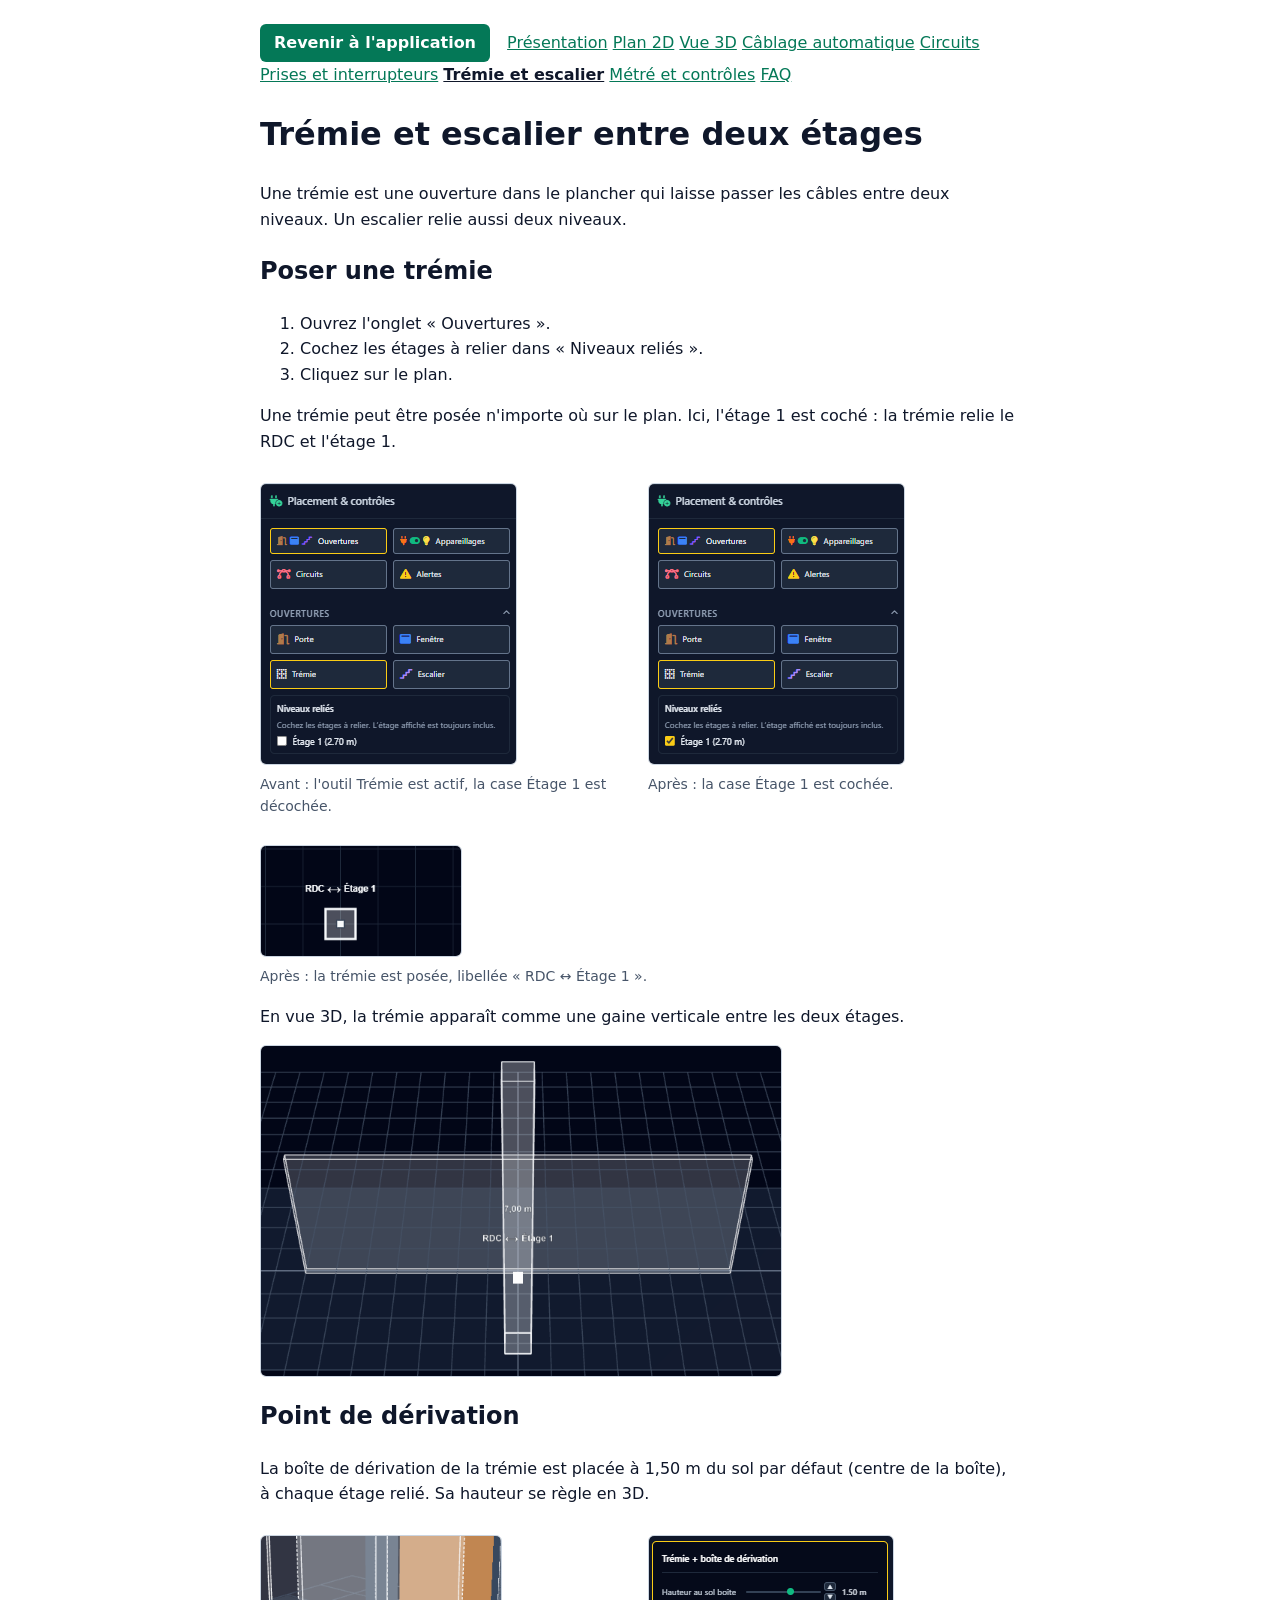
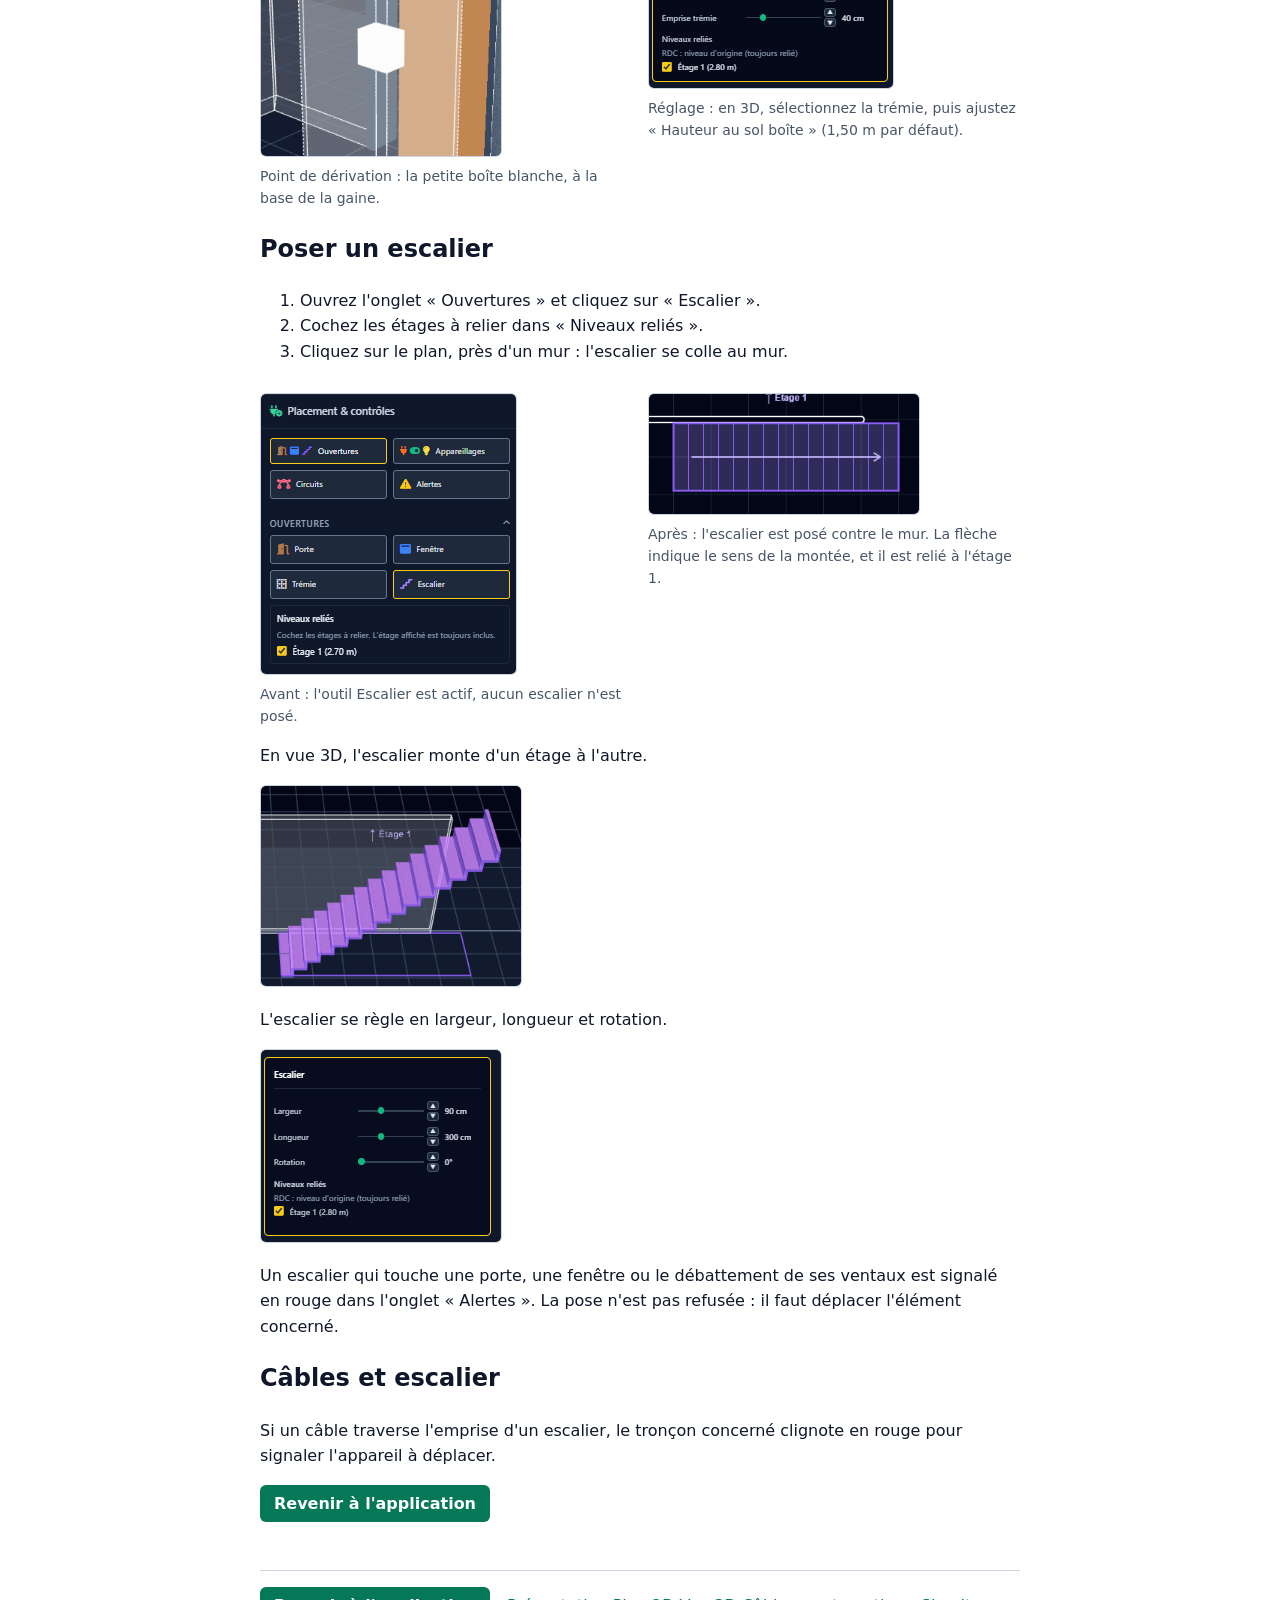
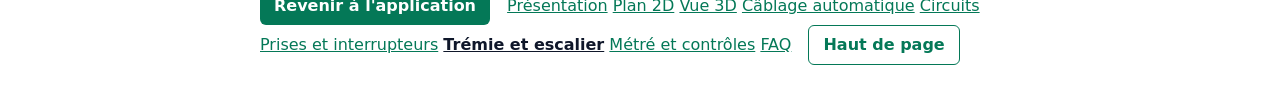
<file: guide/tremie-escalier.html>
<!DOCTYPE html>
<html lang="fr">
<head>
  <meta charset="UTF-8">
  <link rel="icon" href="/favicon.svg" type="image/svg+xml">
  <meta name="viewport" content="width=device-width, initial-scale=1.0">
  <title>Trémie et escalier entre deux étages | Clic et Volt</title>
  <meta name="description" content="Relier deux niveaux d'un plan électrique avec une trémie ou un escalier, et faire passer les câbles d'un étage à l'autre.">
  <link rel="canonical" href="https://clic-et-volt.vercel.app/guide/tremie-escalier">
  <meta name="robots" content="index, follow">
  <style>
    body { font-family: system-ui, sans-serif; max-width: 760px; margin: 0 auto; padding: 24px; line-height: 1.6; color: #0f172a; }
    a { color: #047857; }
    .btn-app { display: inline-block; margin-right: 12px; padding: 6px 14px; border-radius: 6px; background: #047857; color: #fff; text-decoration: none; font-weight: 600; }
    .btn-app:hover { background: #065f46; color: #fff; }
    nav a[aria-current="page"] { color: #0f172a; font-weight: 700; text-decoration: underline; }
    nav.bas { margin-top: 48px; padding-top: 16px; border-top: 1px solid #cbd5e1; }
    .btn-haut { display: inline-block; margin-left: 12px; padding: 6px 14px; border: 1px solid #047857; border-radius: 6px; color: #047857; text-decoration: none; font-weight: 600; }
    .guide-shot { display: block; max-width: 100%; margin: 12px 0 20px; border: 1px solid #cbd5e1; border-radius: 6px; }
    .minis { display: flex; flex-wrap: wrap; gap: 16px; align-items: flex-start; }
    .minis figure { margin: 0; flex: 1 1 260px; }
    .minis figcaption { font-size: 14px; color: #475569; margin-top: -12px; }
  </style>
</head>
<body>

  <nav>
    <a href="/" class="btn-app">Revenir à l'application</a>
    <a href="/presentation">Présentation</a>
    <a href="/guide/plan-2d">Plan 2D</a>
    <a href="/guide/vue-3d">Vue 3D</a>
    <a href="/guide/cablage-automatique">Câblage automatique</a>
    <a href="/guide/circuits">Circuits</a>
    <a href="/guide/prises-interrupteurs">Prises et interrupteurs</a>
    <a href="/guide/tremie-escalier" aria-current="page">Trémie et escalier</a>
    <a href="/guide/metre-controles">Métré et contrôles</a>
    <a href="/guide/faq">FAQ</a>
  </nav>

  <main>
    <h1>Trémie et escalier entre deux étages</h1>
    <p>Une trémie est une ouverture dans le plancher qui laisse passer les câbles entre deux niveaux. Un escalier relie aussi deux niveaux.</p>

    <h2>Poser une trémie</h2>
    <ol>
      <li>Ouvrez l'onglet « Ouvertures ».</li>
      <li>Cochez les étages à relier dans « Niveaux reliés ».</li>
      <li>Cliquez sur le plan.</li>
    </ol>
    <p>Une trémie peut être posée n'importe où sur le plan. Ici, l'étage 1 est coché : la trémie relie le RDC et l'étage 1.</p>
    <div class="minis">
      <figure>
        <img class="guide-shot" src="/guide/img/tremie-panneau-avant.png" alt="Onglet Ouvertures : outil Trémie actif, case Étage 1 décochée dans Niveaux reliés">
        <figcaption>Avant : l'outil Trémie est actif, la case Étage 1 est décochée.</figcaption>
      </figure>
      <figure>
        <img class="guide-shot" src="/guide/img/tremie-panneau-apres.png" alt="Case Étage 1 cochée dans Niveaux reliés">
        <figcaption>Après : la case Étage 1 est cochée.</figcaption>
      </figure>
      <figure>
        <img class="guide-shot" src="/guide/img/tremie-plan-apres.png" alt="Trémie posée sur le plan, libellée RDC ↔ Étage 1">
        <figcaption>Après : la trémie est posée, libellée « RDC ↔ Étage 1 ».</figcaption>
      </figure>
    </div>
    <p>En vue 3D, la trémie apparaît comme une gaine verticale entre les deux étages.</p>
    <img class="guide-shot" src="/guide/img/tremie-3d-mini.png" alt="Vue 3D : gaine verticale de la trémie entre le RDC et l'étage 1, avec la boîte blanche de dérivation à sa base">

    <h2>Point de dérivation</h2>
    <p>La boîte de dérivation de la trémie est placée à 1,50 m du sol par défaut (centre de la boîte), à chaque étage relié. Sa hauteur se règle en 3D.</p>
    <div class="minis">
      <figure>
        <img class="guide-shot" src="/guide/img/tremie-derivation-3d.png" alt="Vue 3D : petite boîte blanche de dérivation au pied de la gaine de la trémie">
        <figcaption>Point de dérivation : la petite boîte blanche, à la base de la gaine.</figcaption>
      </figure>
      <figure>
        <img class="guide-shot" src="/guide/img/tremie-derivation-reglage.png" alt="Panneau Trémie + boîte de dérivation : curseur Hauteur au sol boîte à 1,50 m">
        <figcaption>Réglage : en 3D, sélectionnez la trémie, puis ajustez « Hauteur au sol boîte » (1,50 m par défaut).</figcaption>
      </figure>
    </div>

    <h2>Poser un escalier</h2>
    <ol>
      <li>Ouvrez l'onglet « Ouvertures » et cliquez sur « Escalier ».</li>
      <li>Cochez les étages à relier dans « Niveaux reliés ».</li>
      <li>Cliquez sur le plan, près d'un mur : l'escalier se colle au mur.</li>
    </ol>
    <div class="minis">
      <figure>
        <img class="guide-shot" src="/guide/img/escalier-panneau-avant.png" alt="Onglet Ouvertures : outil Escalier actif, aucun escalier posé">
        <figcaption>Avant : l'outil Escalier est actif, aucun escalier n'est posé.</figcaption>
      </figure>
      <figure>
        <img class="guide-shot" src="/guide/img/escalier-plan-apres.png" alt="Escalier posé contre le mur, avec une flèche de montée et le libellé Étage 1">
        <figcaption>Après : l'escalier est posé contre le mur. La flèche indique le sens de la montée, et il est relié à l'étage 1.</figcaption>
      </figure>
    </div>
    <p>En vue 3D, l'escalier monte d'un étage à l'autre.</p>
    <img class="guide-shot" src="/guide/img/escalier-3d-mini.png" alt="Vue 3D : escalier qui monte du RDC vers l'étage 1">
    <p>L'escalier se règle en largeur, longueur et rotation.</p>
    <img class="guide-shot" src="/guide/img/escalier-reglages.png" alt="Panneau Escalier : curseurs Largeur 90 cm, Longueur 300 cm, Rotation 0°, et case Étage 1 cochée" style="max-width: 240px;">
    <p>Un escalier qui touche une porte, une fenêtre ou le débattement de ses ventaux est signalé en rouge dans l'onglet « Alertes ». La pose n'est pas refusée : il faut déplacer l'élément concerné.</p>

    <h2>Câbles et escalier</h2>
    <p>Si un câble traverse l'emprise d'un escalier, le tronçon concerné clignote en rouge pour signaler l'appareil à déplacer.</p>

    <p><a href="/" class="btn-app">Revenir à l'application</a></p>
  </main>

  <nav class="bas">
    <a href="/" class="btn-app">Revenir à l'application</a>
    <a href="/presentation">Présentation</a>
    <a href="/guide/plan-2d">Plan 2D</a>
    <a href="/guide/vue-3d">Vue 3D</a>
    <a href="/guide/cablage-automatique">Câblage automatique</a>
    <a href="/guide/circuits">Circuits</a>
    <a href="/guide/prises-interrupteurs">Prises et interrupteurs</a>
    <a href="/guide/tremie-escalier" aria-current="page">Trémie et escalier</a>
    <a href="/guide/metre-controles">Métré et contrôles</a>
    <a href="/guide/faq">FAQ</a>
    <a href="#" class="btn-haut">Haut de page</a>
  </nav>
<script src="/js/guide-links.js" defer></script>
</body>
</html>
</file>
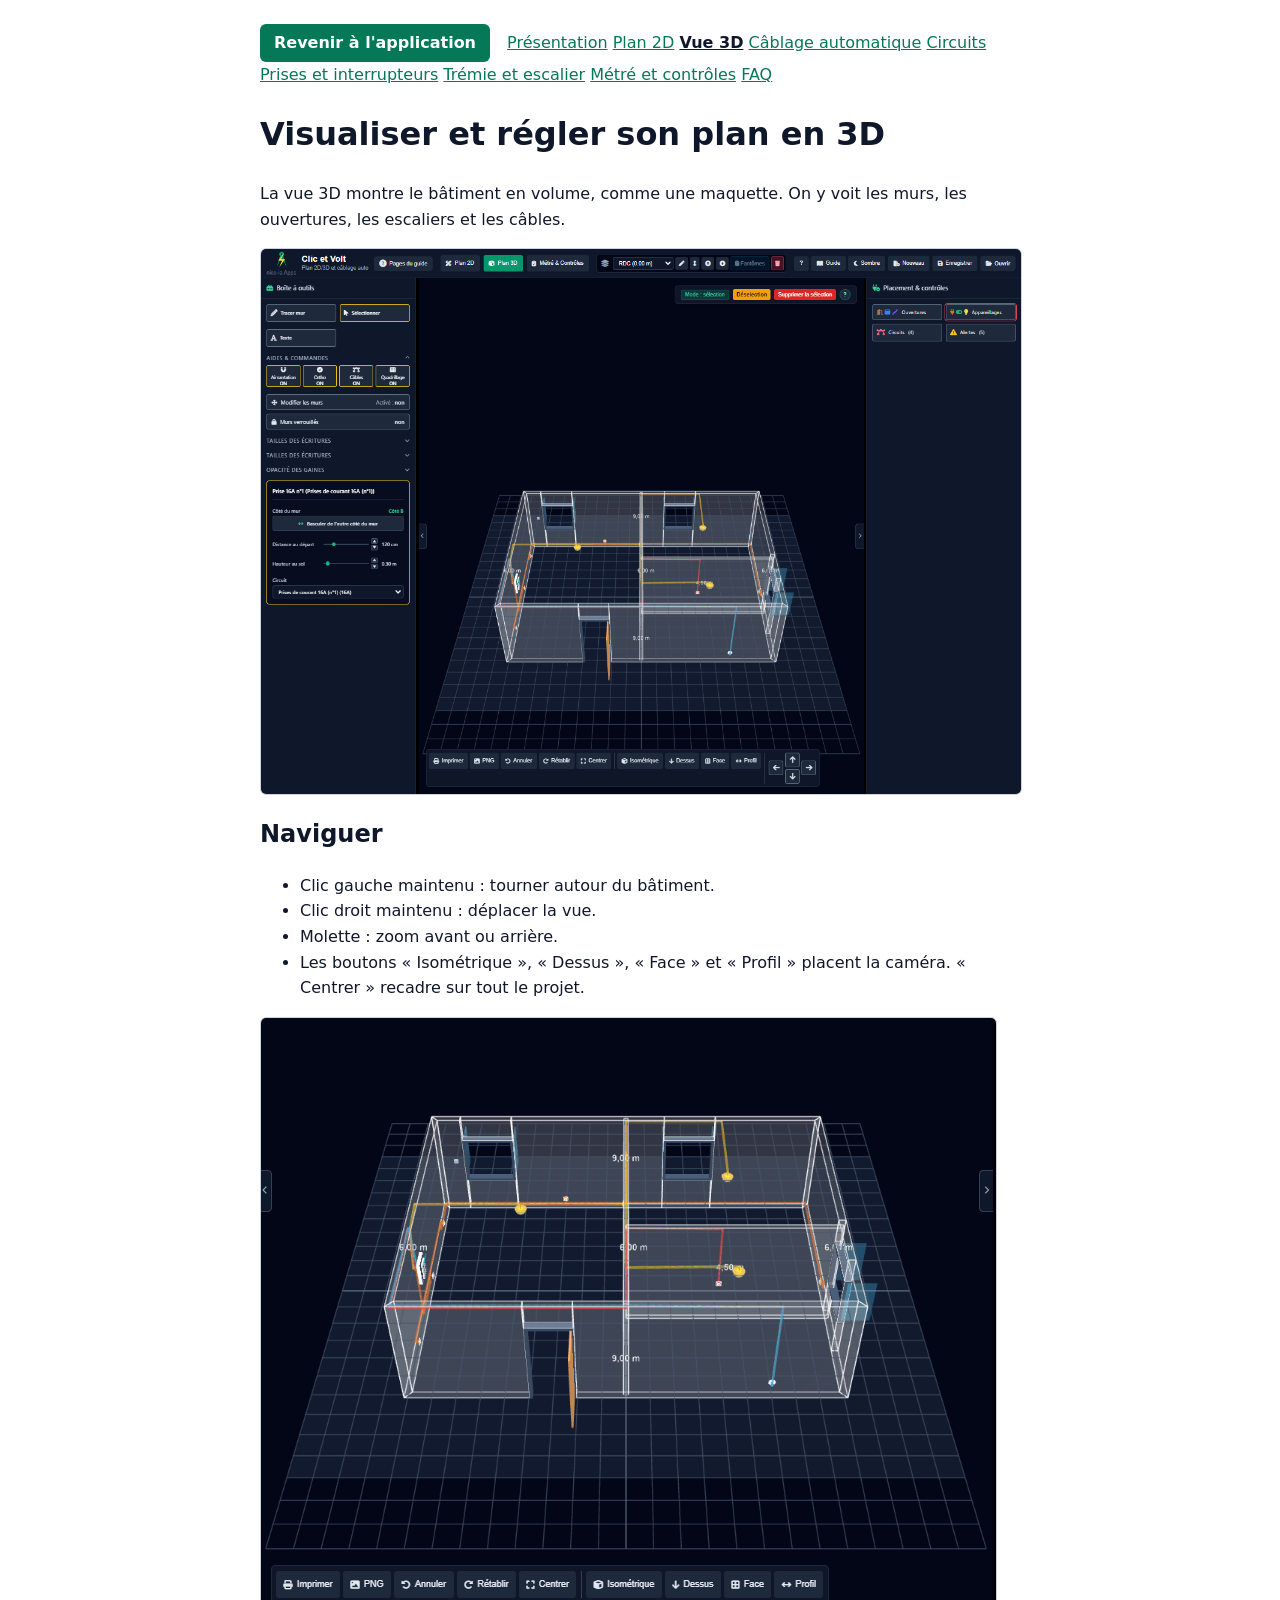
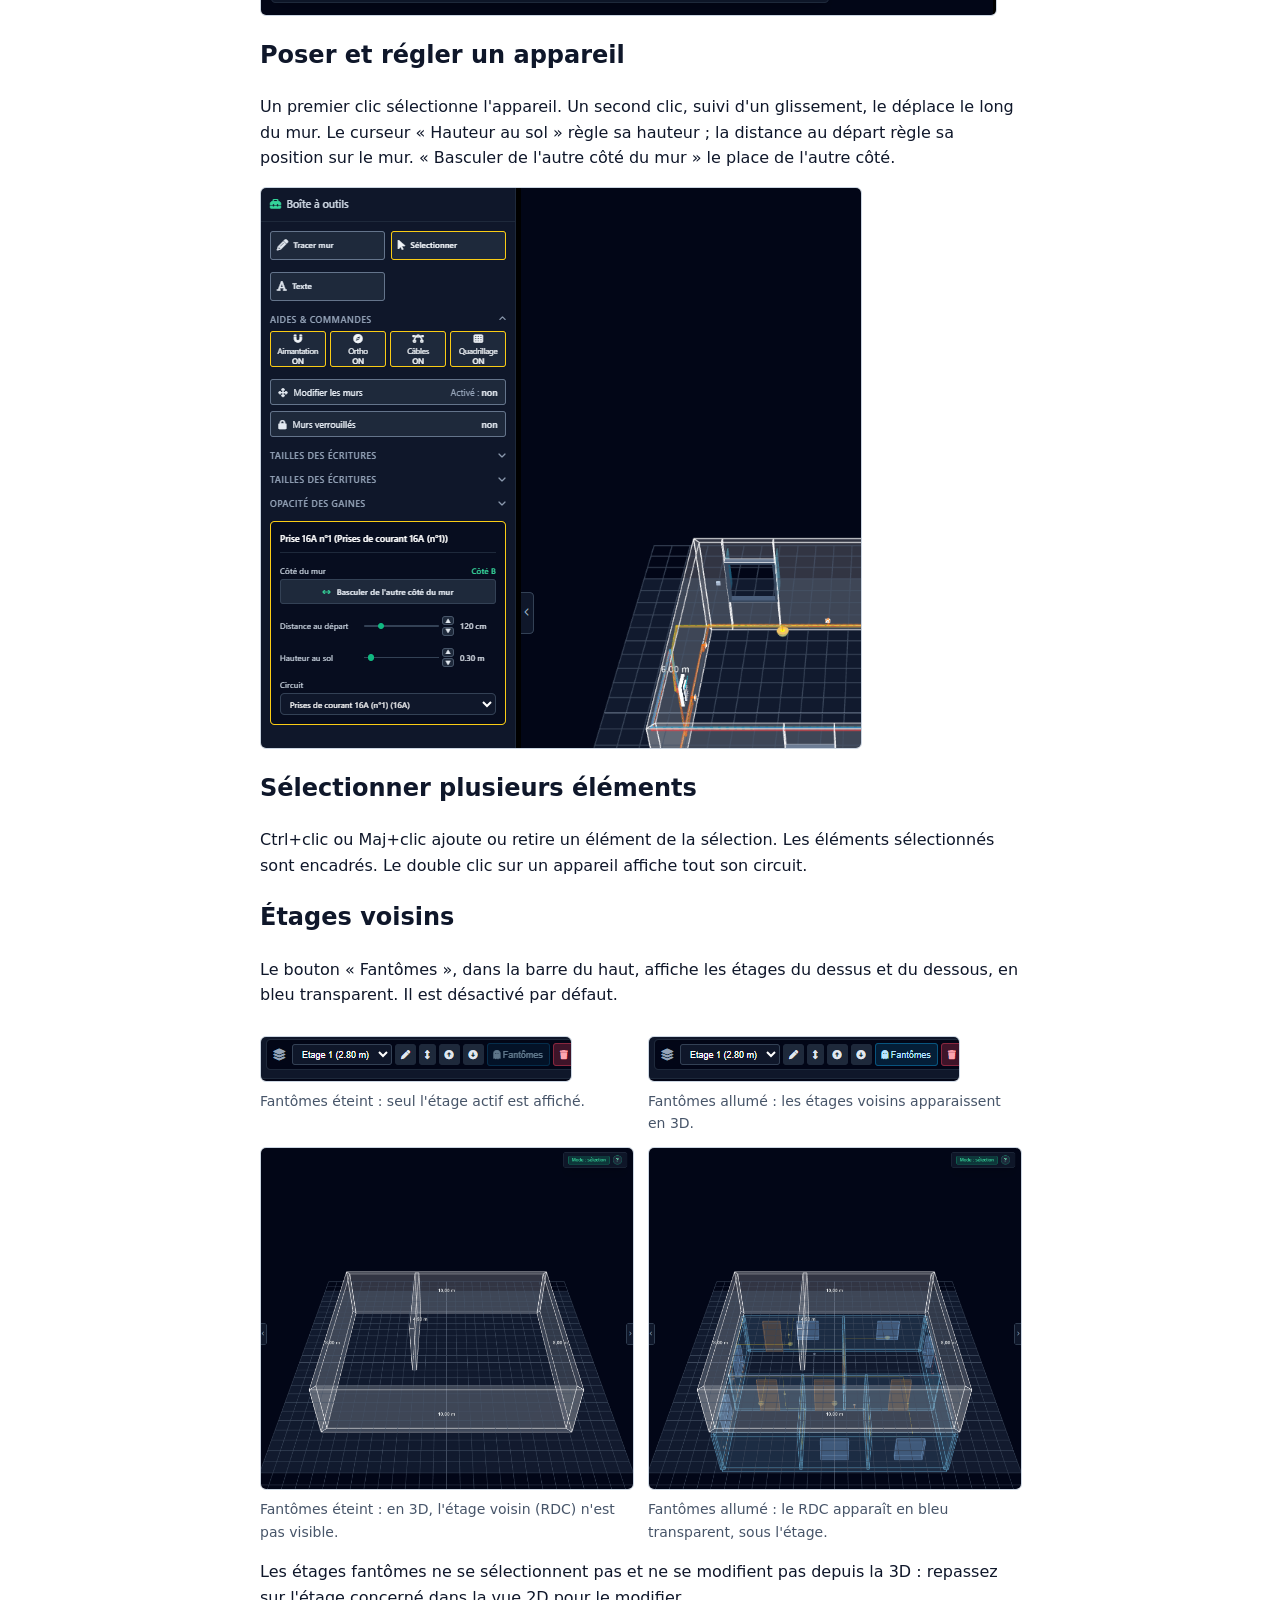
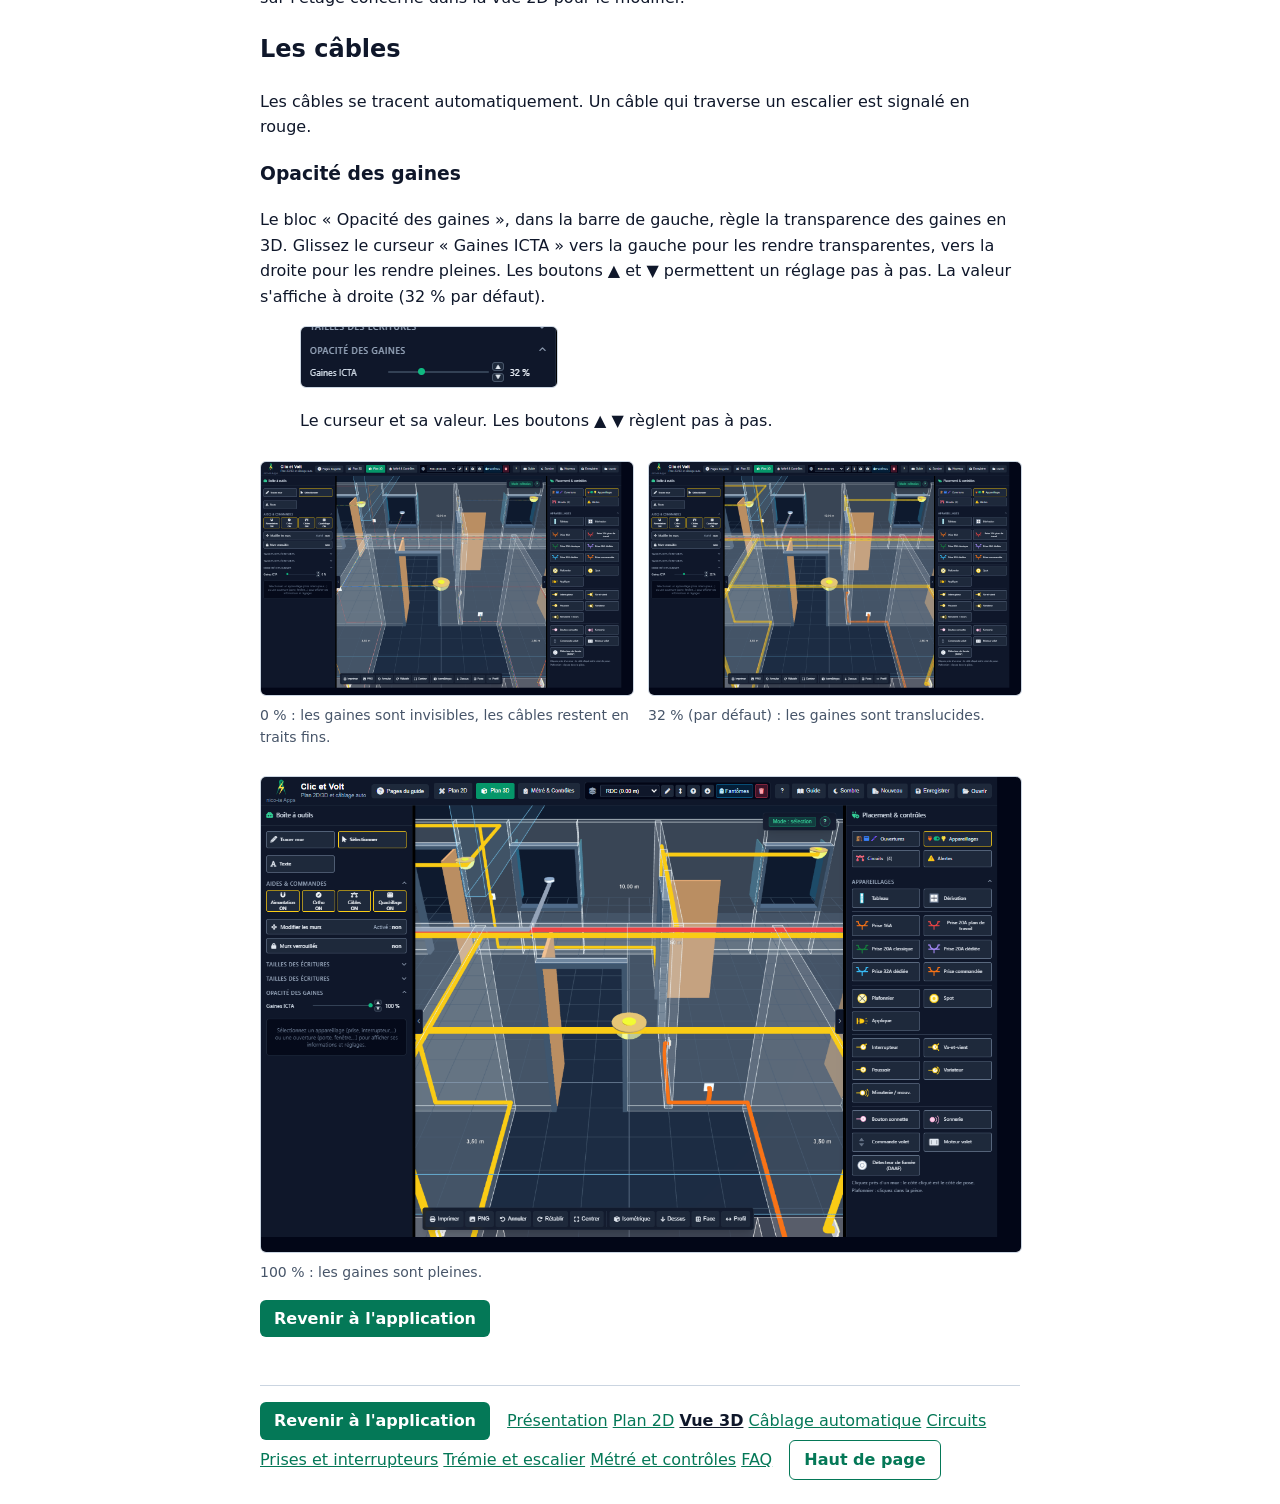
<file: guide/vue-3d.html>
<!DOCTYPE html>
<html lang="fr">
<head>
  <meta charset="UTF-8">
  <link rel="icon" href="/favicon.svg" type="image/svg+xml">
  <meta name="viewport" content="width=device-width, initial-scale=1.0">
  <title>Vue 3D : visualiser et régler son plan électrique | Clic et Volt</title>
  <meta name="description" content="La vue 3D de Clic et Volt : tourner, zoomer, poser et régler les appareils en volume, voir les étages voisins en fantôme.">
  <link rel="canonical" href="https://clic-et-volt.vercel.app/guide/vue-3d">
  <meta name="robots" content="index, follow">
  <style>
    body { font-family: system-ui, sans-serif; max-width: 760px; margin: 0 auto; padding: 24px; line-height: 1.6; color: #0f172a; }
    a { color: #047857; }
    .btn-app { display: inline-block; margin-right: 12px; padding: 6px 14px; border-radius: 6px; background: #047857; color: #fff; text-decoration: none; font-weight: 600; }
    .btn-app:hover { background: #065f46; color: #fff; }
    nav a[aria-current="page"] { color: #0f172a; font-weight: 700; text-decoration: underline; }
    nav.bas { margin-top: 48px; padding-top: 16px; border-top: 1px solid #cbd5e1; }
    .btn-haut { display: inline-block; margin-left: 12px; padding: 6px 14px; border: 1px solid #047857; border-radius: 6px; color: #047857; text-decoration: none; font-weight: 600; }
    .guide-shot { display: block; max-width: 100%; margin: 12px 0 20px; border: 1px solid #cbd5e1; border-radius: 6px; }
    .minis { display: flex; flex-wrap: wrap; gap: 16px; align-items: flex-start; }
    .minis figure { margin: 0; flex: 1 1 260px; }
    .minis figcaption { font-size: 14px; color: #475569; margin-top: -12px; }
  </style>
</head>
<body>
  
  <nav>
    <a href="/" class="btn-app">Revenir à l'application</a>
    <a href="/presentation">Présentation</a>
    <a href="/guide/plan-2d">Plan 2D</a>
    <a href="/guide/vue-3d" aria-current="page">Vue 3D</a>
    <a href="/guide/cablage-automatique">Câblage automatique</a>
    <a href="/guide/circuits">Circuits</a>
    <a href="/guide/prises-interrupteurs">Prises et interrupteurs</a>
    <a href="/guide/tremie-escalier">Trémie et escalier</a>
    <a href="/guide/metre-controles">Métré et contrôles</a>
    <a href="/guide/faq">FAQ</a>
  </nav>

  <main>
    <h1>Visualiser et régler son plan en 3D</h1>
    <p>La vue 3D montre le bâtiment en volume, comme une maquette. On y voit les murs, les ouvertures, les escaliers et les câbles.</p>
    <img class="guide-shot" src="/guide/img/vue-3d-apercu.png" alt="Vue 3D isométrique de la maison d'exemple, avec la barre d'outils du bas : Isométrique, Dessus, Face, Profil et Centrer">

    <h2>Naviguer</h2>
    <ul>
      <li>Clic gauche maintenu : tourner autour du bâtiment.</li>
      <li>Clic droit maintenu : déplacer la vue.</li>
      <li>Molette : zoom avant ou arrière.</li>
      <li>Les boutons « Isométrique », « Dessus », « Face » et « Profil » placent la caméra. « Centrer » recadre sur tout le projet.</li>
    </ul>
    <img class="guide-shot" src="/guide/img/vue-3d-barre-outils.png" alt="Barre du bas de la vue 3D : Imprimer, PNG, Annuler, Rétablir, Centrer, puis Isométrique, Dessus, Face et Profil">

    <h2>Poser et régler un appareil</h2>
    <p>Un premier clic sélectionne l'appareil. Un second clic, suivi d'un glissement, le déplace le long du mur. Le curseur « Hauteur au sol » règle sa hauteur ; la distance au départ règle sa position sur le mur. « Basculer de l'autre côté du mur » le place de l'autre côté.</p>
    <img class="guide-shot" src="/guide/img/vue-3d-reglage-appareil.png" alt="Panneau de gauche d'une prise sélectionnée en 3D : Côté du mur, Distance au départ, Hauteur au sol et Circuit">

    <h2>Sélectionner plusieurs éléments</h2>
    <p>Ctrl+clic ou Maj+clic ajoute ou retire un élément de la sélection. Les éléments sélectionnés sont encadrés. Le double clic sur un appareil affiche tout son circuit.</p>

    <h2>Étages voisins</h2>
    <p>Le bouton « Fantômes », dans la barre du haut, affiche les étages du dessus et du dessous, en bleu transparent. Il est désactivé par défaut.</p>
    <div class="minis">
      <figure>
        <img class="guide-shot" src="/guide/img/etages-barre-off.png" alt="Barre du haut : bouton Fantômes éteint (gris)">
        <figcaption>Fantômes éteint : seul l'étage actif est affiché.</figcaption>
      </figure>
      <figure>
        <img class="guide-shot" src="/guide/img/etages-barre-on.png" alt="Barre du haut : bouton Fantômes allumé (bleu)">
        <figcaption>Fantômes allumé : les étages voisins apparaissent en 3D.</figcaption>
      </figure>
    </div>
    <div class="minis">
      <figure>
        <img class="guide-shot" src="/guide/img/etages-3d-off.png" alt="Vue 3D de l'étage 1 seul, sans étage voisin visible">
        <figcaption>Fantômes éteint : en 3D, l'étage voisin (RDC) n'est pas visible.</figcaption>
      </figure>
      <figure>
        <img class="guide-shot" src="/guide/img/etages-3d-on.png" alt="Vue 3D de l'étage 1 avec le RDC affiché en bleu transparent dessous">
        <figcaption>Fantômes allumé : le RDC apparaît en bleu transparent, sous l'étage.</figcaption>
      </figure>
    </div>
    <p>Les étages fantômes ne se sélectionnent pas et ne se modifient pas depuis la 3D : repassez sur l'étage concerné dans la vue 2D pour le modifier.</p>


    <h2>Les câbles</h2>
    <p>Les câbles se tracent automatiquement. Un câble qui traverse un escalier est signalé en rouge.</p>
    <h3>Opacité des gaines</h3>
    <p>Le bloc « Opacité des gaines », dans la barre de gauche, règle la transparence des gaines en 3D. Glissez le curseur « Gaines ICTA » vers la gauche pour les rendre transparentes, vers la droite pour les rendre pleines. Les boutons ▲ et ▼ permettent un réglage pas à pas. La valeur s'affiche à droite (32 % par défaut).</p>
    <figure>
      <img class="guide-shot" src="/guide/img/gaines-opacite-curseur.png" alt="Bloc Opacité des gaines : curseur Gaines ICTA réglé à 32 %, avec les boutons ▲ ▼ et la valeur">
      <figcaption>Le curseur et sa valeur. Les boutons ▲ ▼ règlent pas à pas.</figcaption>
    </figure>
    <div class="minis">
      <figure>
        <img class="guide-shot" src="/guide/img/gaines-opacite-0.png" alt="Vue 3D avec opacité des gaines à 0 % : gaines invisibles, câbles en traits fins">
        <figcaption>0 % : les gaines sont invisibles, les câbles restent en traits fins.</figcaption>
      </figure>
      <figure>
        <img class="guide-shot" src="/guide/img/gaines-opacite-32.png" alt="Vue 3D avec opacité des gaines à 32 %, valeur par défaut : gaines translucides">
        <figcaption>32 % (par défaut) : les gaines sont translucides.</figcaption>
      </figure>
      <figure>
        <img class="guide-shot" src="/guide/img/gaines-opacite-100.png" alt="Vue 3D avec opacité des gaines à 100 % : gaines pleines">
        <figcaption>100 % : les gaines sont pleines.</figcaption>
      </figure>
    </div>

    <p><a href="/" class="btn-app">Revenir à l'application</a></p>
  </main>

  <nav class="bas">
    <a href="/" class="btn-app">Revenir à l'application</a>
    <a href="/presentation">Présentation</a>
    <a href="/guide/plan-2d">Plan 2D</a>
    <a href="/guide/vue-3d" aria-current="page">Vue 3D</a>
    <a href="/guide/cablage-automatique">Câblage automatique</a>
    <a href="/guide/circuits">Circuits</a>
    <a href="/guide/prises-interrupteurs">Prises et interrupteurs</a>
    <a href="/guide/tremie-escalier">Trémie et escalier</a>
    <a href="/guide/metre-controles">Métré et contrôles</a>
    <a href="/guide/faq">FAQ</a>
    <a href="#" class="btn-haut">Haut de page</a>
  </nav>
<script src="/js/guide-links.js" defer></script>
</body>
</html>
</file>
